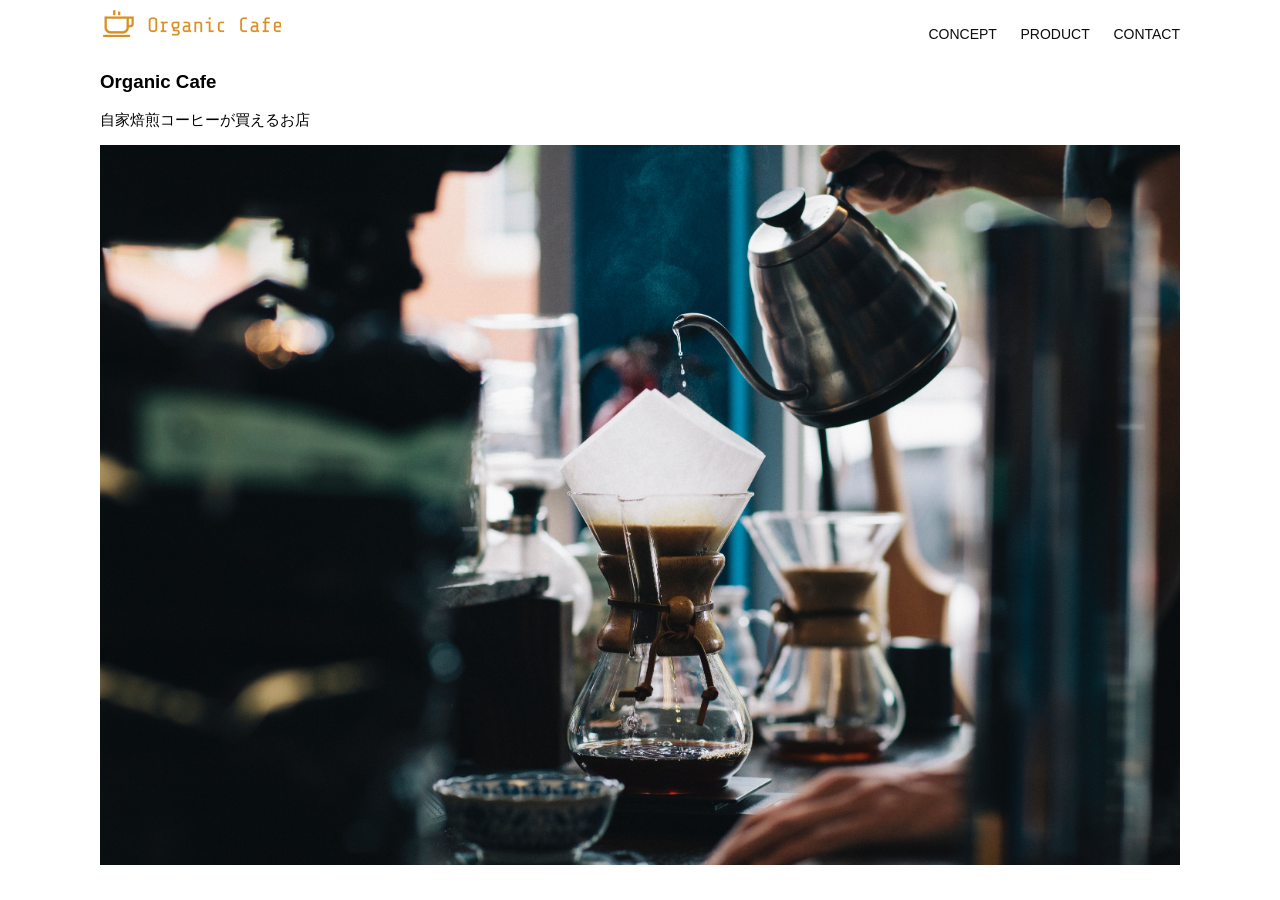
<file: html-css-kadai_013/index.html>
<!DOCTYPE html>
<html>
  <head>
    <title>Organic Cafe</title>
    <meta charset="UTF-8" />
    <meta name="description" content="自家焙煎のコーヒーがお家で楽しめるOrganic Cafe"/>
    <meta name="viewport" content="width=device-width, initial-scale=1.0" />
    <link rel="stylesheet" href="style.css" />
  </head>
  <body>
    <!-- ヘッダー -->
    <header>
      <!-- ロゴ -->
      <a href="index.html" id="logo">
        <img src="images/logo.png" alt="トップページに戻る"/>
      </a>

      <!-- PC用ナビゲーション -->
      <nav id="nav-pc">
        <a href="index.html#concept">CONCEPT</a>
        <a href="index.html#product">PRODUCT</a>
        <a href="index.html#contact">CONTACT</a>
      </nav>

      <!-- スマホ用メニューボタン -->
      <img id="menu-sp" src="images/button-menu.png" alt="ナビゲーションを開く" onclick="document.getElementById('nav-sp').style.display = 'block'">
      </header>

      <!-- スマホ用ナビゲーション -->
       <nav id="nav-sp">
        <ul>
          <li>
          <img id="close" src="images/button-close.png" alt="ナビゲーションを閉じる" onclick="document.getElementById('nav-sp').style.display = 'none'">
          </li>
          <li>
            <a id="logo-sp" href="index.html" onclick="document.getElementById('nav-sp').style.display = 'none'">
            <img src="images/logo-sp.png" alt="トップページに戻る">
            </a>
          </li>
          <li>
            <a class="menu" href="index.html#concept" onclick="document.getElementById('nav-sp').style.display = 'none'">CONCEPT</a>
          </li>
          <li>
            <a class="menu" href="index.html#product" onclick="document.getElementById('nav-sp').style.display = 'none'">PRODUCT</a>
          </li>
          <li>
            <a class="menu" href="index.html#contact" onclick="document.getElementById('nav-sp').style.display = 'none'">CONTACT</a>
          </li>
        </ul> 
      </nav>

    <main>
      <article>
        <!-- メインビジュアル -->
        <section id="main-visual">
          <div id="main-message">
            <h1>Organic Cafe</h1>
            <p>自家焙煎コーヒーが買えるお店</p>
          </div>
          <img src="images/main-image.jpg" alt="コーヒーをハンドドリップで淹れる画像"/>
        </section>
      </article>
    </main>
  </body>
</html>
</file>
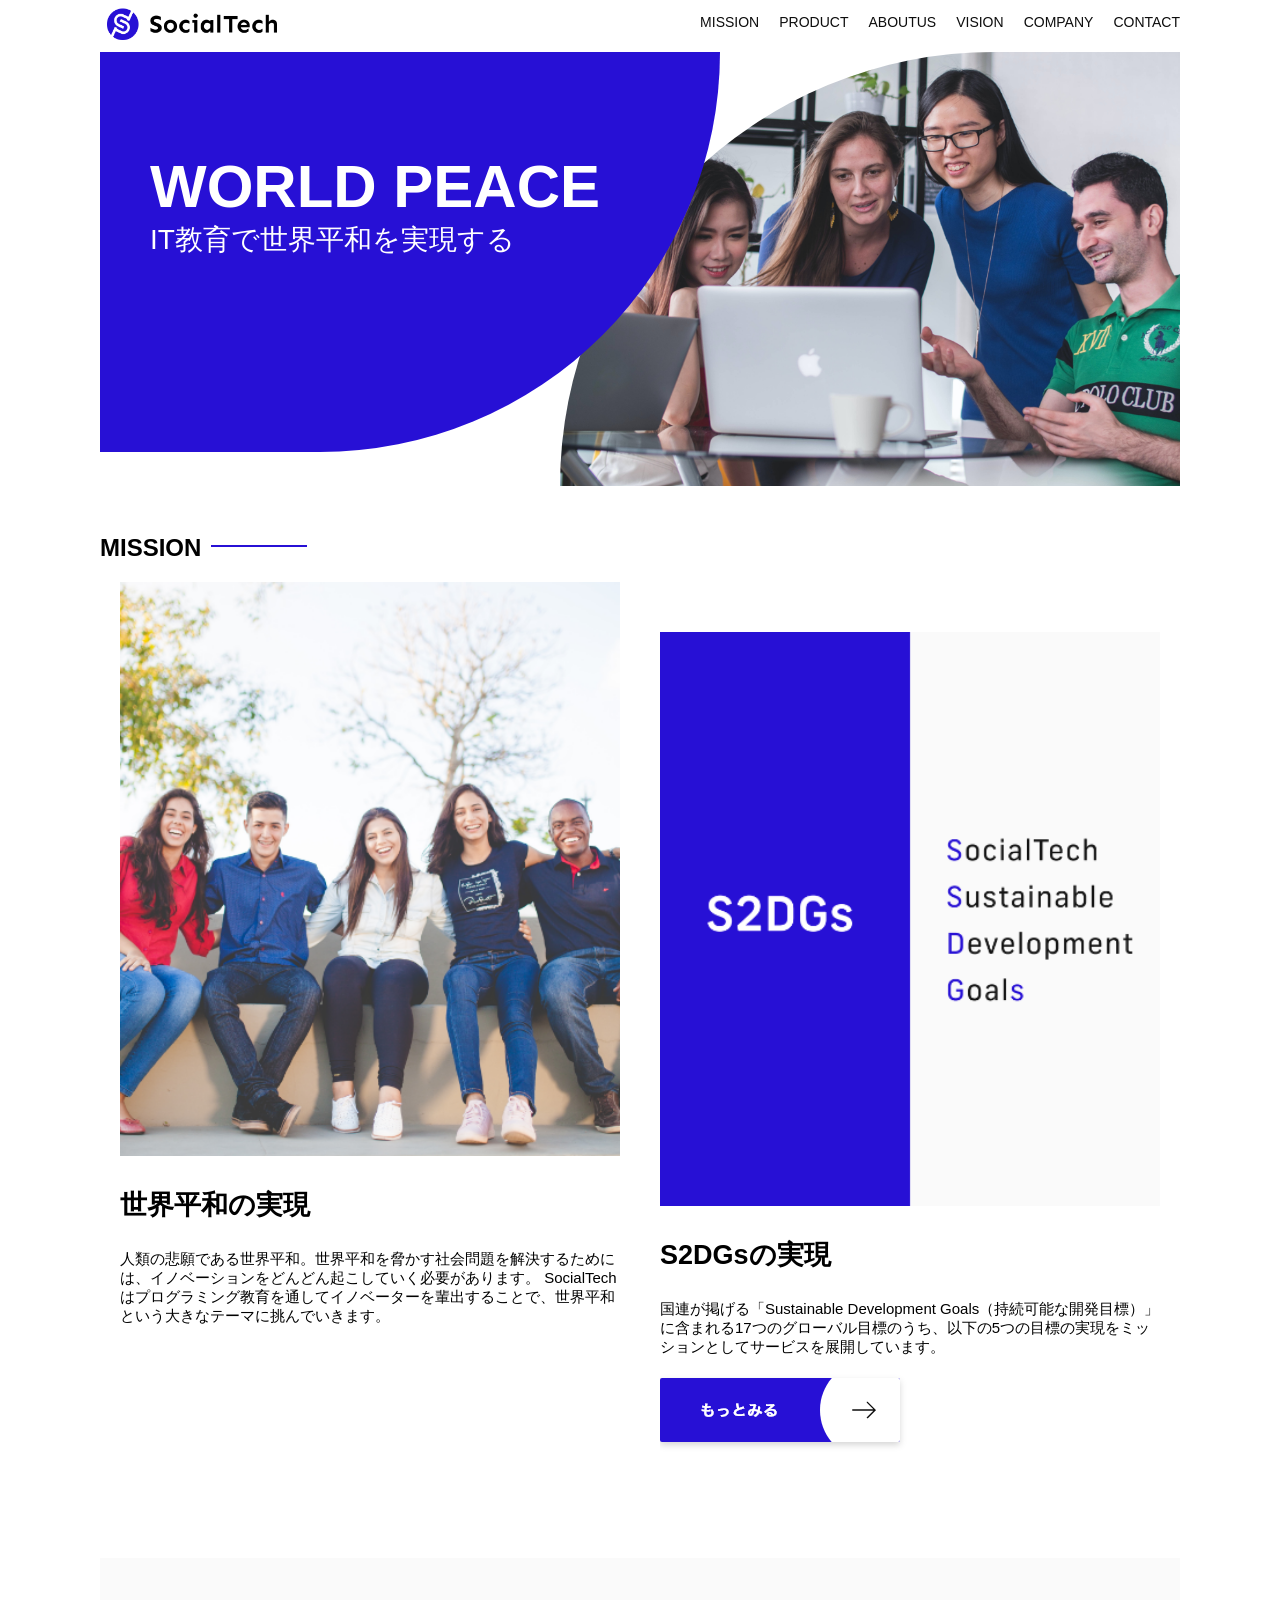
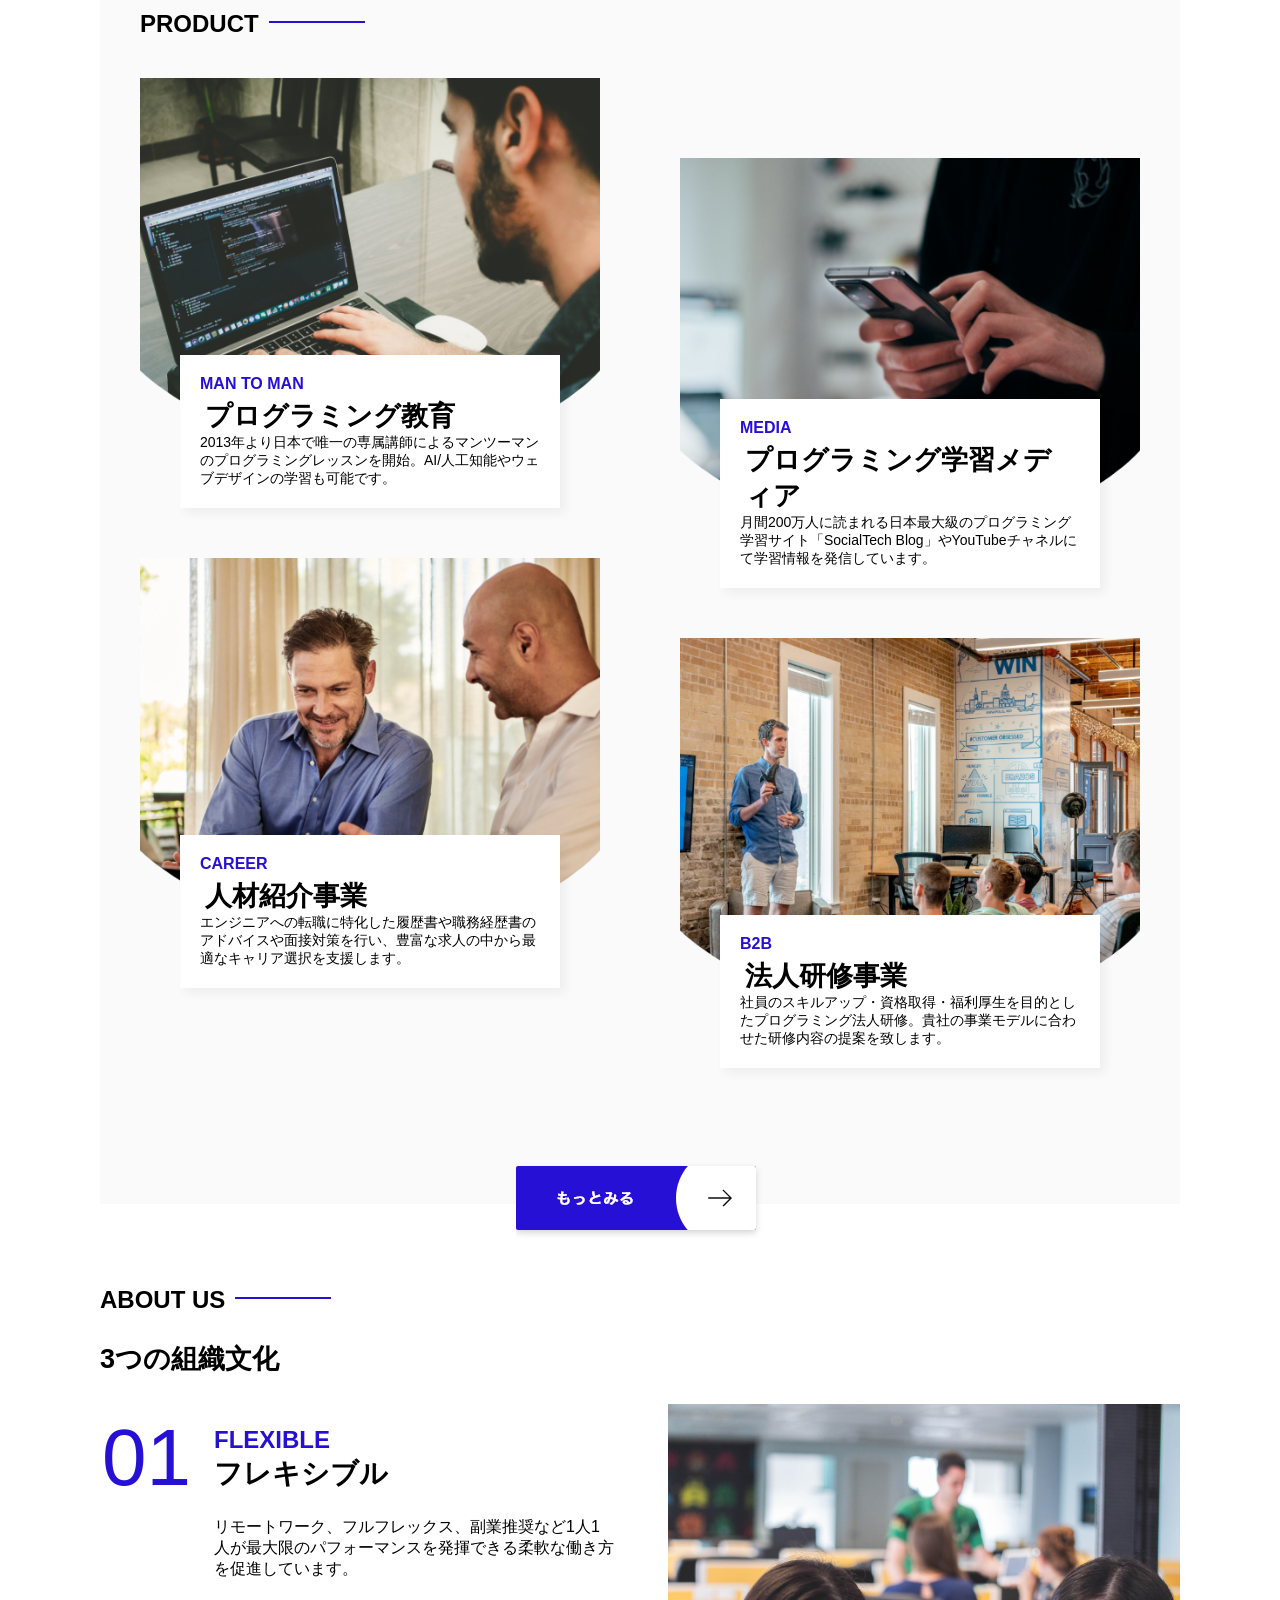
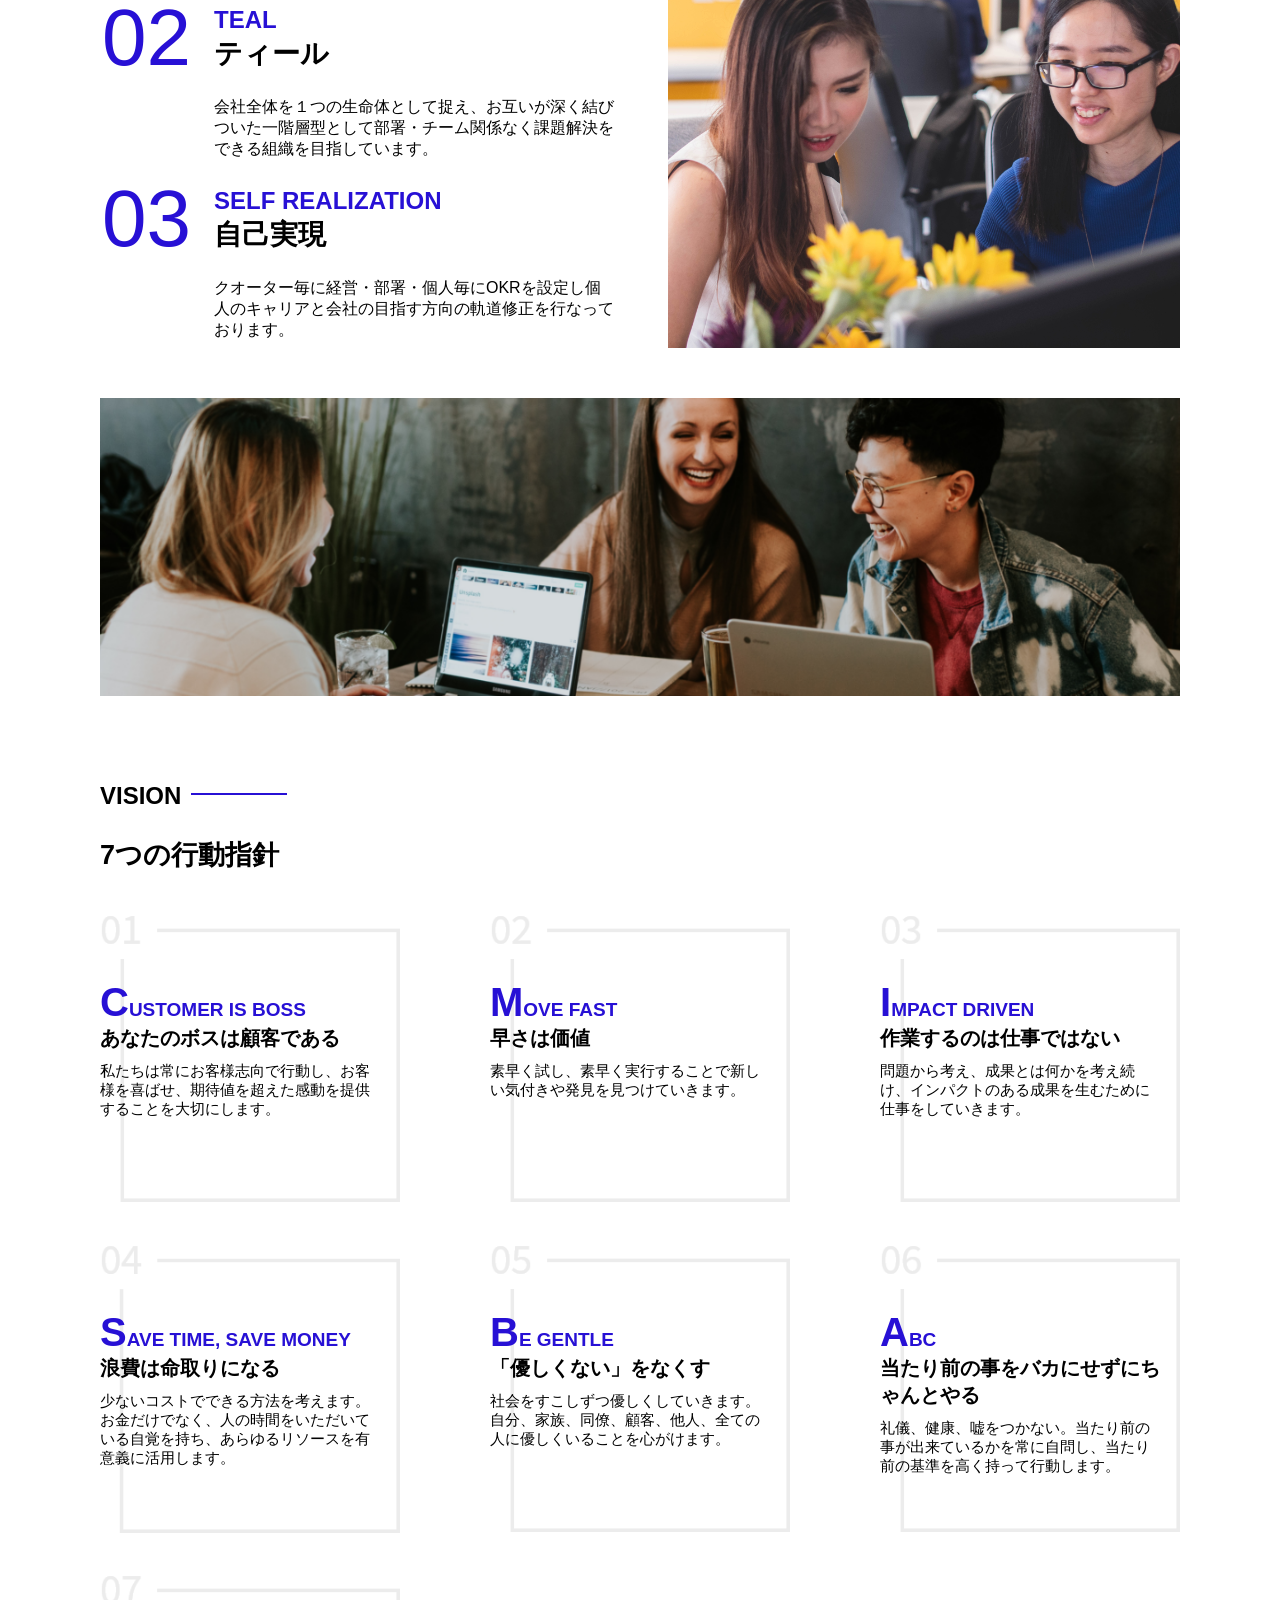
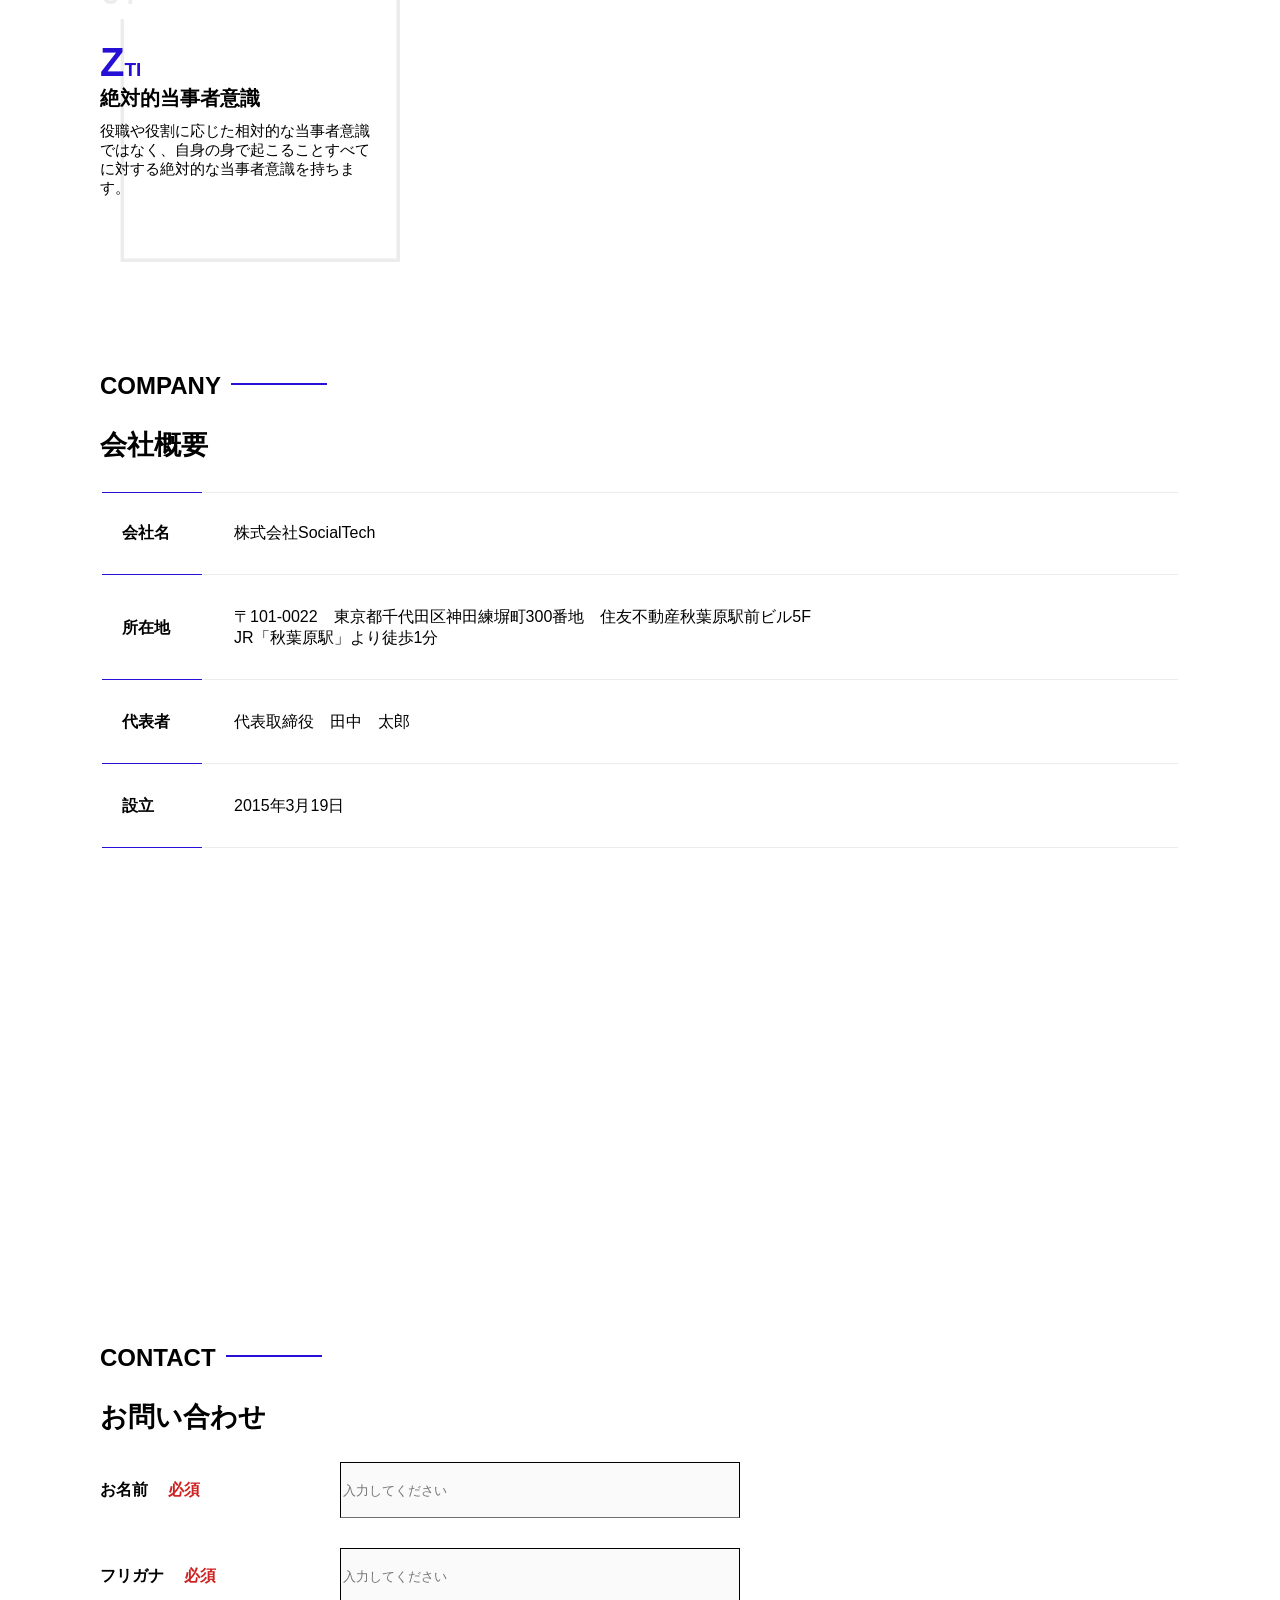
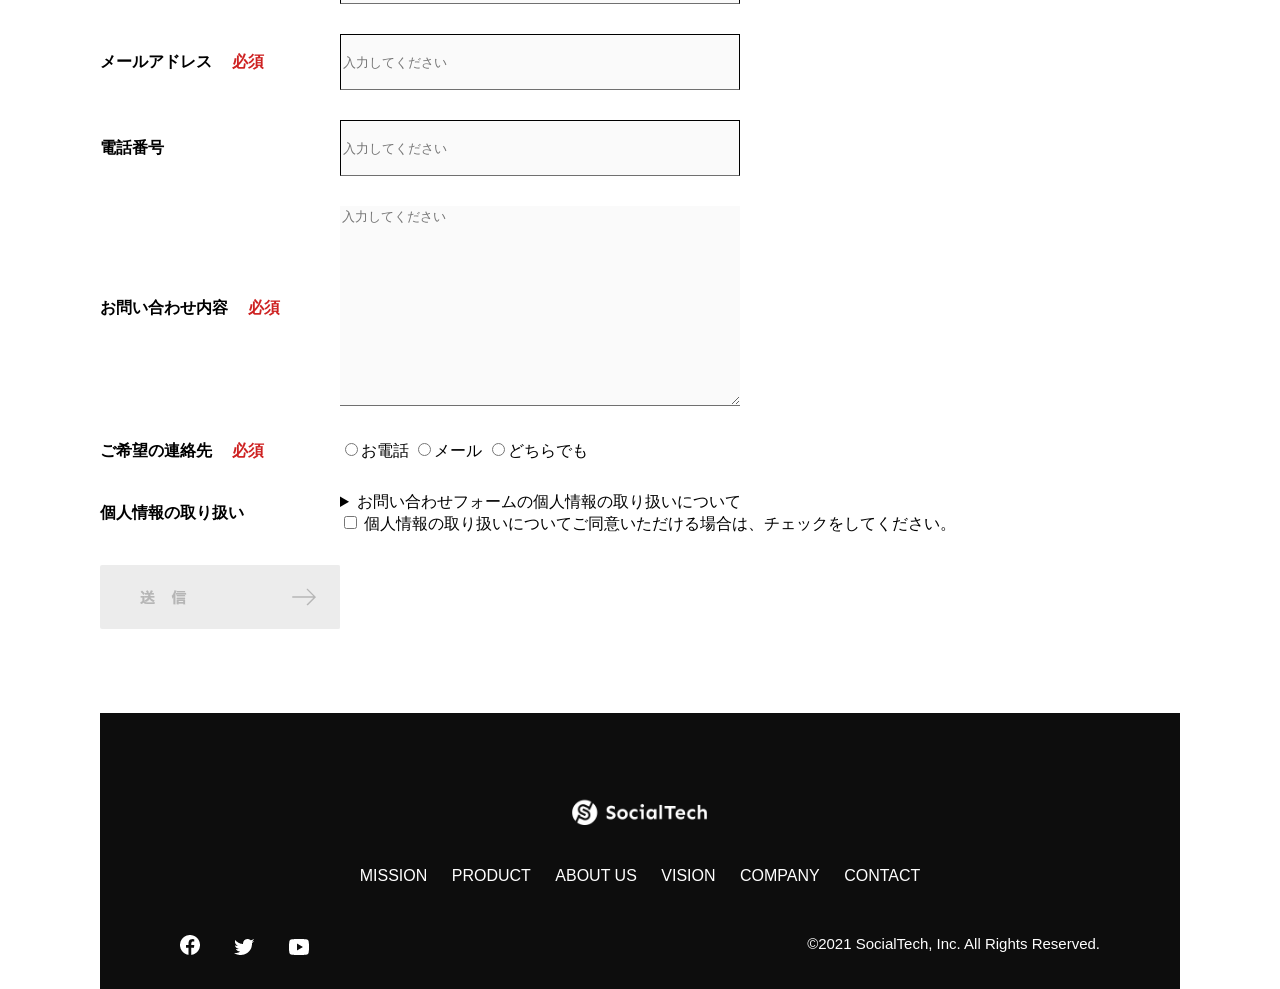
<file: kadai_tutorial_output/index.html>
<!doctype html>
<html>
  <head>
    <title>SocialTech</title>
    <meta charset="UTF-8" />
    <meta
      name="description"
      content="SocialTechはEdTech業界のリーディングカンパニーを目指します。"
    />
    <meta name="viewport" content="width=device-width, initial-scale=1.0" />
    <link rel="stylesheet" href="style.css" />
  </head>
  <body>
    <!--　ヘッダー　-->
    <header>
      <!-- ヘッダーのロゴを表示とともにハイパーリンクを設定 -->
      <a href="index.html" id="logo">
        <img src="images/logo.png" alt="トップページに戻る" />
      </a>

      <!-- PC用ナビゲーション -->
      <nav id="nav-pc">
        <ul>
          <li><a href="mission.html">MISSION</a></li>
          <li><a href="product.html">PRODUCT</a></li>
          <li><a href="index.html#aboutus">ABOUTUS</a></li>
          <li><a href="index.html#vision">VISION</a></li>
          <li><a href="index.html#company">COMPANY</a></li>
          <li><a href="index.html#contact">CONTACT</a></li>
        </ul>
      </nav>
      <!--スマホ用メニューボタン-->
      <button
        id="menu-sp"
        onclick="document.getElementById('nav-sp').style.display = 'block'"
      >
        <img src="images/button-menu.png" alt="ナビゲーションを開く" />
      </button>
      <!--スマホ用ナビゲーション-->
      <div id="nav-sp">
        <button
          id="close"
          onclick="document.getElementById('nav-sp').style.display = 'none'"
        >
          <img src="images/button-close.png" alt="ナビゲーションを閉じる" />
        </button>

        <nav>
          <ul>
            <li>
              <a
                id="logo-sp"
                href="index.html"
                onclick="
                  document.getElementById('nav-sp').style.display = 'none'
                "
                ><img src="images/logo-sp.png" alt="トップページに戻る"
              /></a>
            </li>
            <li>
              <a
                class="menu"
                href="mission.html"
                onclick="
                  document.getElementById('nav-sp').style.display = 'none'
                "
                >MISSION</a
              >
            </li>
            <li>
              <a
                class="menu"
                href="product.html"
                onclick="
                  document.getElementById('nav-sp').style.display = 'none'
                "
                >PRODUCT</a
              >
            </li>
            <li>
              <a
                class="menu"
                href="index.html#aboutus"
                onclick="
                  document.getElementById('nav-sp').style.display = 'none'
                "
                >ABOUT US</a
              >
            </li>
            <li>
              <a
                class="menu"
                href="index.html#vision"
                onclick="
                  document.getElementById('nav-sp').style.display = 'none'
                "
                >VISION</a
              >
            </li>
            <li>
              <a
                class="menu"
                href="index.html#company"
                onclick="
                  document.getElementById('nav-sp').style.display = 'none'
                "
                >COMPANY</a
              >
            </li>
            <li>
              <a
                class="menu"
                href="index.html#contact"
                onclick="
                  document.getElementById('nav-sp').style.display = 'none'
                "
                >CONTACT</a
              >
            </li>
          </ul>
        </nav>
        <div id="sns">
          <a href="https://www.facebook.com/sejuku2013">
            <img src="images/button-facebook.png" alt="facebookのリンク" />
          </a>
          <a href="https://twitter.com/samuraijuku">
            <img src="images/button-twitter.png" alt="twitterのリンク" />
          </a>
          <a href="https://www.youtube.com/channel/UCCFOQO5aDK0xXam4cUQXT8g">
            <img src="images/button-youtube.png" alt="youtubeのリンク" />
          </a>
        </div>
      </div>
    </header>
    <main>
      <article>
        <!-- メインビジュアル -->
        <section id="main-visual">
          <div id="main-message">
            <h1>WORLD PEACE</h1>
            <p>IT教育で世界平和を実現する</p>
          </div>
          <img
            src="images/index/index-main.png"
            alt="PCの周りに集まる多国籍の仲間たち"
          />
        </section>
        <!-- ミッション -->
        <section id="mission">
          <h2 class="index-h2">MISSION</h2>
          <div id="mission-flex">
            <div>
              <img
                id="mission-photo"
                src="images/index/index-mission.png"
                alt="野外のベンチで写真を撮影する多国籍の仲間たち"
              />
              <h3>世界平和の実現</h3>
              <p>
                人類の悲願である世界平和。世界平和を脅かす社会問題を解決するためには、イノベーションをどんどん起こしていく必要があります。
                SocialTechはプログラミング教育を通してイノベーターを輩出することで、世界平和という大きなテーマに挑んでいきます。
              </p>
            </div>
            <div>
              <img id="s2dgs" src="images/index/s2dgs.png" alt="S2DGs" />
              <h3>S2DGsの実現</h3>
              <p>
                国連が掲げる「Sustainable Development
                Goals（持続可能な開発目標）」に含まれる17つのグローバル目標のうち、以下の5つの目標の実現をミッションとしてサービスを展開しています。
              </p>
              <a href="mission.html">
                <img src="images/button-more.png" alt="もっと見る" />
              </a>
            </div>
          </div>
        </section>
        <!-- プロダクト -->
        <section id="product">
          <h2 class="index-h2">PRODUCT</h2>

          <div class="product-flex">
            <div id="product-left">
              <div>
                <img
                  class="product-photo"
                  src="images/index/index-mantoman.png"
                  alt="PCでコードを書く男性"
                />
                <div class="product-explain">
                  <span>MAN TO MAN</span>
                  <h3>プログラミング教育</h3>
                  <p>
                    2013年より日本で唯一の専属講師によるマンツーマンのプログラミングレッスンを開始。AI/人工知能やウェブデザインの学習も可能です。
                  </p>
                </div>
              </div>

              <div>
                <img
                  class="product-photo"
                  src="images/index/index-career.png"
                  alt="笑顔で話し合う2人の男性"
                />
                <div class="product-explain">
                  <span>CAREER</span>
                  <h3>人材紹介事業</h3>
                  <p>
                    エンジニアへの転職に特化した履歴書や職務経歴書のアドバイスや面接対策を行い、豊富な求人の中から最適なキャリア選択を支援します。
                  </p>
                </div>
              </div>
            </div>

            <div id="product-right">
              <div>
                <img
                  class="product-photo"
                  src="images/index/index-media.png"
                  alt="スマートフォンを操作する人"
                />
                <div class="product-explain">
                  <span>MEDIA</span>
                  <h3>プログラミング学習メディア</h3>
                  <p>
                    月間200万人に読まれる日本最大級のプログラミング学習サイト「SocialTech
                    Blog」やYouTubeチャネルにて学習情報を発信しています。
                  </p>
                </div>
              </div>
              <div>
                <img
                  class="product-photo"
                  src="images/index/index-b2b.png"
                  alt="講演中の男性とそれを聴く人々"
                />
                <div class="product-explain">
                  <span>B2B</span>
                  <h3>法人研修事業</h3>
                  <p>
                    社員のスキルアップ・資格取得・福利厚生を目的としたプログラミング法人研修。貴社の事業モデルに合わせた研修内容の提案を致します。
                  </p>
                </div>
              </div>
            </div>
          </div>

          <div class="product-more">
            <a href="product.html">
              <img src="images/button-more.png" alt="もっと見る" />
            </a>
          </div>
        </section>

        <!--ABOUT US-->
        <section id="aboutus">
          <h2 class="index-h2">ABOUT US</h2>
          <h3>3つの組織文化</h3>
          <div>
            <table class="culture-table">
              <tr>
                <td class="culture-num">01</td>
                <th>
                  <span class="culture-en">FLEXIBLE</span><br />フレキシブル
                </th>
              </tr>

              <tr>
                <td>
                  <!--空のセル-->
                </td>
                <td class="culture-description">
                  リモートワーク、フルフレックス、副業推奨など1人1人が最大限のパフォーマンスを発揮できる柔軟な働き方を促進しています。
                </td>
              </tr>

              <tr>
                <td class="culture-num">02</td>
                <th><span class="culture-en">TEAL</span><br />ティール</th>
              </tr>

              <tr>
                <td>
                  <!--空のセル-->
                </td>
                <td class="culture-description">
                  会社全体を１つの生命体として捉え、お互いが深く結びついた一階層型として部署・チーム関係なく課題解決をできる組織を目指しています。
                </td>
              </tr>

              <tr>
                <td class="culture-num">03</td>
                <th>
                  <span class="culture-en">SELF REALIZATION</span><br />自己実現
                </th>
              </tr>

              <tr>
                <td>
                  <!--空白のセル-->
                </td>
                <td class="culture-description">
                  クオーター毎に経営・部署・個人毎にOKRを設定し個人のキャリアと会社の目指す方向の軌道修正を行なっております。
                </td>
              </tr>
            </table>

            <img
              class="culture-img"
              src="images/index/index-aboutus1.png"
              alt="笑顔で話し合う2人の女性"
            />
          </div>
          <img
            class="culture-img2"
            src="images/index/index-aboutus2.png"
            alt="笑顔で話し合う3人の男女"
          />
        </section>
        <!-- VISION -->
        <section id="vision">
          <h2 class="index-h2">VISION</h2>
          <h3>7つの行動指針</h3>
          <div>
            <div class="vision-box">
              <img src="images/index/vision-01.png" alt="01" />
              <div>
                <h4>CUSTOMER IS BOSS</h4>
                <h5>あなたのボスは顧客である</h5>
                <p>
                  私たちは常にお客様志向で行動し、お客様を喜ばせ、期待値を超えた感動を提供することを大切にします。
                </p>
              </div>
            </div>
            <div class="vision-box">
              <img src="images/index/vision-02.png" alt="02" />
              <div>
                <h4>MOVE FAST</h4>
                <h5>早さは価値</h5>
                <p>
                  素早く試し、素早く実行することで新しい気付きや発見を見つけていきます。
                </p>
              </div>
            </div>
            <div class="vision-box">
              <img src="images/index/vision-03.png" alt="03" />
              <div>
                <h4>IMPACT DRIVEN</h4>
                <h5>作業するのは仕事ではない</h5>
                <p>
                  問題から考え、成果とは何かを考え続け、インパクトのある成果を生むために仕事をしていきます。
                </p>
              </div>
            </div>
            <div class="vision-box">
              <img src="images/index/vision-04.png" alt="04" />
              <div>
                <h4>SAVE TIME, SAVE MONEY</h4>
                <h5>浪費は命取りになる</h5>
                <p>
                  少ないコストでできる方法を考えます。お金だけでなく、人の時間をいただいている自覚を持ち、あらゆるリソースを有意義に活用します。
                </p>
              </div>
            </div>
            <div class="vision-box">
              <img src="images/index/vision-05.png" alt="05" />
              <div>
                <h4>BE GENTLE</h4>
                <h5>「優しくない」をなくす</h5>
                <p>
                  社会をすこしずつ優しくしていきます。自分、家族、同僚、顧客、他人、全ての人に優しくいることを心がけます。
                </p>
              </div>
            </div>
            <div class="vision-box">
              <img src="images/index/vision-06.png" alt="06" />
              <div>
                <h4>ABC</h4>
                <h5>当たり前の事をバカにせずにちゃんとやる</h5>
                <p>
                  礼儀、健康、嘘をつかない。当たり前の事が出来ているかを常に自問し、当たり前の基準を高く持って行動します。
                </p>
              </div>
            </div>
            <div class="vision-box">
              <img src="images/index/vision-07.png" alt="07" />
              <div>
                <h4>ZTI</h4>
                <h5>絶対的当事者意識</h5>
                <p>
                  役職や役割に応じた相対的な当事者意識ではなく、自身の身で起こることすべてに対する絶対的な当事者意識を持ちます。
                </p>
              </div>
            </div>
          </div>
        </section>
        <!--COMPANY-->
        <section id="company">
          <h2 class="index-h2">COMPANY</h2>
          <h3>会社概要</h3>
          <table id="company-table">
            <tr>
              <th class="tableheader tableheader-first">会社名</th>
              <td class="cell cell-first">株式会社SocialTech</td>
            </tr>
            <tr>
              <th class="tableheader">所在地</th>
              <td class="cell">
                〒101-0022&emsp;東京都千代田区神田練塀町300番地&emsp;住友不動産秋葉原駅前ビル5F<br />JR「秋葉原駅」より徒歩1分
              </td>
            </tr>
            <tr>
              <th class="tableheader">代表者</th>
              <td class="cell">代表取締役&emsp;田中&emsp;太郎</td>
            </tr>
            <tr>
              <th class="tableheader">設立</th>
              <td class="cell">2015年3月19日</td>
            </tr>
          </table>
          <iframe
            src="https://www.google.com/maps/embed?pb=!1m18!1m12!1m3!1d3240.0688540195165!2d139.7746526!3d35.6999232!2m3!1f0!2f0!3f0!3m2!1i1024!2i768!4f13.1!3m3!1m2!1s0x60188fee13660e23%3A0x77137876edf742ac!2z5L2P5Y-L5LiN5YuV55Sj56eL6JGJ5Y6f6aeF5YmN44OT44Or!5e0!3m2!1sja!2sjp!4v1792987782845!5m2!1sja!2sjp"
            width="600"
            height="450"
            style="border: 0"
            allowfullscreen=""
            loading="lazy"
            referrerpolicy="strict-origin-when-cross-origin"
          ></iframe>
        </section>
        <!--お問い合わせフォーム-->
        <section id="contact">
          <h2 class="index-h2">CONTACT</h2>
          <h3>お問い合わせ</h3>
          <form>
            <div>
              <div class="contact-heading">
                <label class="contact-label"
                  >お名前<span class="contact-span">必須</span></label
                >
              </div>
              <div>
                <input
                  type="text"
                  name="name"
                  placeholder="入力してください"
                  class="contact-textbox"
                />
              </div>
            </div>
            <div>
              <div class="contact-heading">
                <label class="contact-label"
                  >フリガナ<span class="contact-span">必須</span></label
                >
              </div>
              <div>
                <input
                  type="text"
                  name="hurigana"
                  placeholder="入力してください"
                  class="contact-textbox"
                />
              </div>
            </div>
            <div>
              <div class="contact-heading">
                <label class="contact-label"
                  >メールアドレス<span class="contact-span">必須</span></label
                >
              </div>
              <div>
                <input
                  type="text"
                  name="imail"
                  placeholder="入力してください"
                  class="contact-textbox"
                />
              </div>
            </div>
            <div>
              <div class="contact-heading">
                <label class="contact-label">電話番号</label>
              </div>
              <div>
                <input
                  type="text"
                  name="tel"
                  placeholder="入力してください"
                  class="contact-textbox"
                />
              </div>
            </div>
            <div>
              <div class="contact-heading">
                <label class="contact-label"
                  >お問い合わせ内容<span class="contact-span">必須</span></label
                >
              </div>
              <div>
                <textarea
                  class="contact-textarea"
                  placeholder="入力してください"
                  name="message"
                ></textarea>
              </div>
            </div>
            <div>
              <div class="contact-heading">
                <label class="contact-label"
                  >ご希望の連絡先<span class="contact-span">必須</span></label
                >
              </div>
              <div>
                <input
                  class="radiobutton"
                  type="radio"
                  value="tel"
                  name="contact checked"
                /><label>お電話</label>
                <input
                  class="radiobutton"
                  type="radio"
                  value="mail"
                  name="contact"
                /><label>メール</label>
                <input
                  class="radiobutton"
                  type="radio"
                  value="both"
                  name="contact"
                /><label>どちらでも</label>
              </div>
            </div>
            <div>
              <div class="contact-heading">
                <label class="contact-label">個人情報の取り扱い</label>
              </div>
              <div>
                <details>
                  <summary>
                    お問い合わせフォームの個人情報の取り扱いについて
                  </summary>
                  <div>
                    <dl>
                      <dt>１．組織の名称又は氏名</dt>
                      <dd>株式会社SocialTech</dd>
                      <dt>
                        ２．個人情報保護管理者（若しくはその代理人）の氏名又は職名、所属及び連絡先
                      </dt>
                      <dd>
                        <p>鈴木 一郎 コーポレート部</p>
                        <p>メールアドレス：samurai@example.com</p>
                        <p>TEL：03-1234-5678</p>
                      </dd>
                      <dt>３．個人情報の利用目的</dt>
                      <dd>
                        <ul>
                          <li>
                            本サービス及び本サービスに関連する情報の提供又はそれらに関する連絡のため
                          </li>
                          <li>ユーザーの本人確認のため</li>
                          <li>当社サービスのご案内のため</li>
                          <li>
                            当社の商品等の広告または宣伝（電子メールによるものを含むものとします。）
                          </li>
                        </ul>
                      </dd>
                      <dt>４．個人情報の取り扱い業務の委託</dt>
                      <dd>
                        個人情報の取扱業務の全部または一部を外部に業務委託する場合があります。その際、弊社は、個人情報を適切に保護できる管理体制を敷き実行していることを条件として委託先を厳選したうえで、機密保持契約を委託先と締結し、お客様の個人情報を厳密に管理させます。
                      </dd>
                      <dt>５．個人情報の開示等の請求</dt>
                      <dd>
                        お客様は、弊社に対してご自身の個人情報の開示等（利用目的の通知、開示、内容の訂正・追加・削除、利用の停止または消去、第三者への提供の停止）に関して、当社問合わせ窓口に申し出ることができます。<br />
                        その際、弊社はお客様ご本人を確認させていただいたうえで、合理的な期間内に対応いたします。<br />
                        なお、個人情報に関する弊社問合わせ先は、次の通りです。
                      </dd>
                      <dd>
                        <p>株式会社SocialTech&emsp;個人情報問合せ窓口</p>
                        <p>
                          〒150-0043&emsp;東京都千代田区神田練塀町300番地
                          住友不動産秋葉原駅前ビル5F
                        </p>
                        <p>
                          メールアドレス：samurai@example.com&emsp;TEL：03-1234-5678
                        </p>
                      </dd>
                      <dt>６．個人情報を提供されることの任意性について</dt>
                      <dd>
                        お客様がご自身の個人情報を弊社に提供されるか否かは、お客様のご判断によりますが、もしご提供されない場合には、適切なサービスが提供できない場合がありますので予めご了承ください。
                      </dd>
                    </dl>
                  </div>
                </details>
                <input type="checkbox" name="agree" />
                <span>個人情報の取り扱いについてご同意いただける場合は、チェックをしてください。</span>
              </div>
            </div>

            <input type="image" src="images/button-submit.png" alt="送信する" />
          </form>
        </section>
      </article>
    </main>

    <footer>
      <div id="footer-logo">
        <img src="images/logo-sp.png" alt="SocialTech" />
      </div>
      <div id="footer-link">
        <a href="mission.html">MISSION</a>
        <a href="product.html">PRODUCT</a>
        <a href="index.html#aboutus">ABOUT US</a>
        <a href="index.html#vision">VISION</a>
        <a href="index.html#company">COMPANY</a>
        <a href="index.html#contact">CONTACT</a>
      </div>
      <div id="sns-footer">
        <div class="sns-btns">
          <a href="https://www.facebook.com/sejuku2013"
            ><img src="images/button-facebook.png" alt="facebookのリンク"
          /></a>
          <a href="https://twitter.com/samuraijuku"
            ><img src="images/button-twitter.png" alt="twitterのリンク"
          /></a>
          <a href="https://www.youtube.com/channel/UCCFOQO5aDK0xXam4cUQXT8g"
            ><img src="images/button-youtube.png" alt="youtubeのリンク"
          /></a>
        </div>
        <p id="copyright">&copy;2021 SocialTech, Inc. All Rights Reserved.</p>
      </div>
    </footer>
  </body>
</html>
</file>
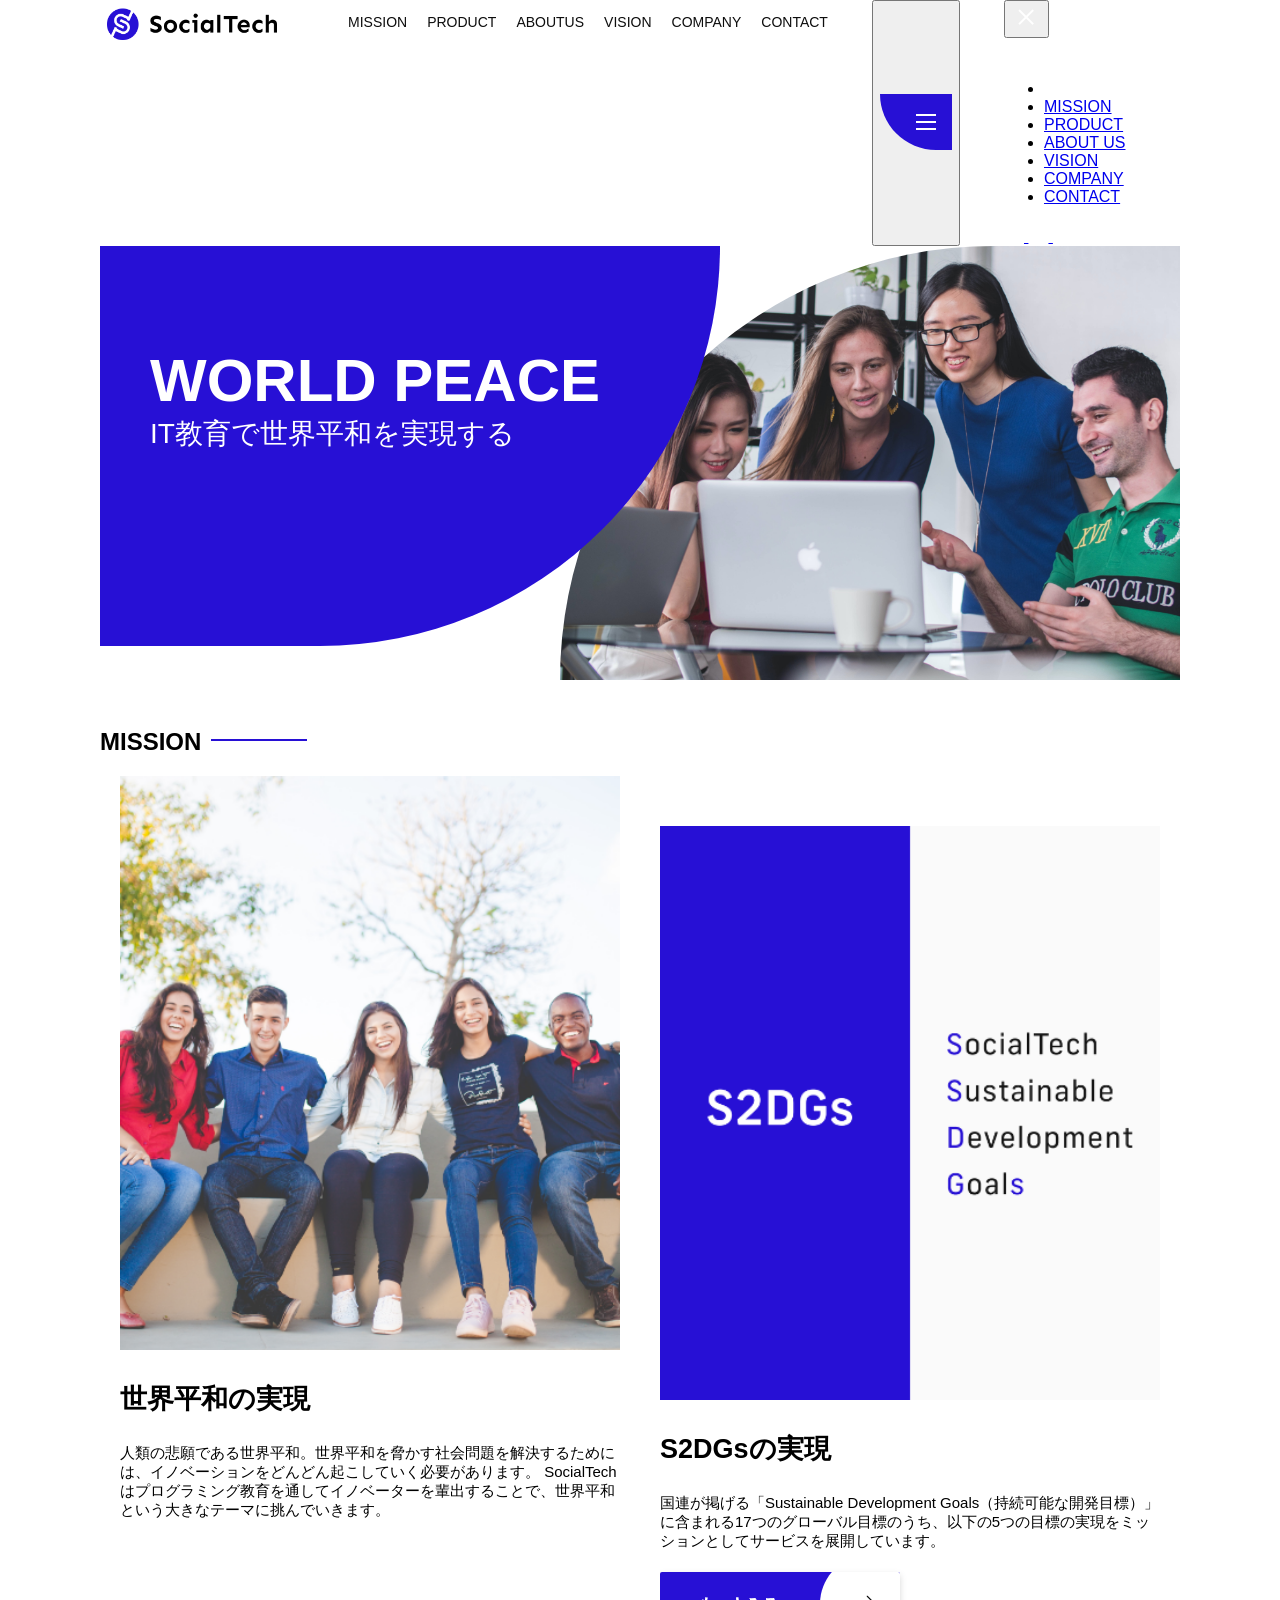
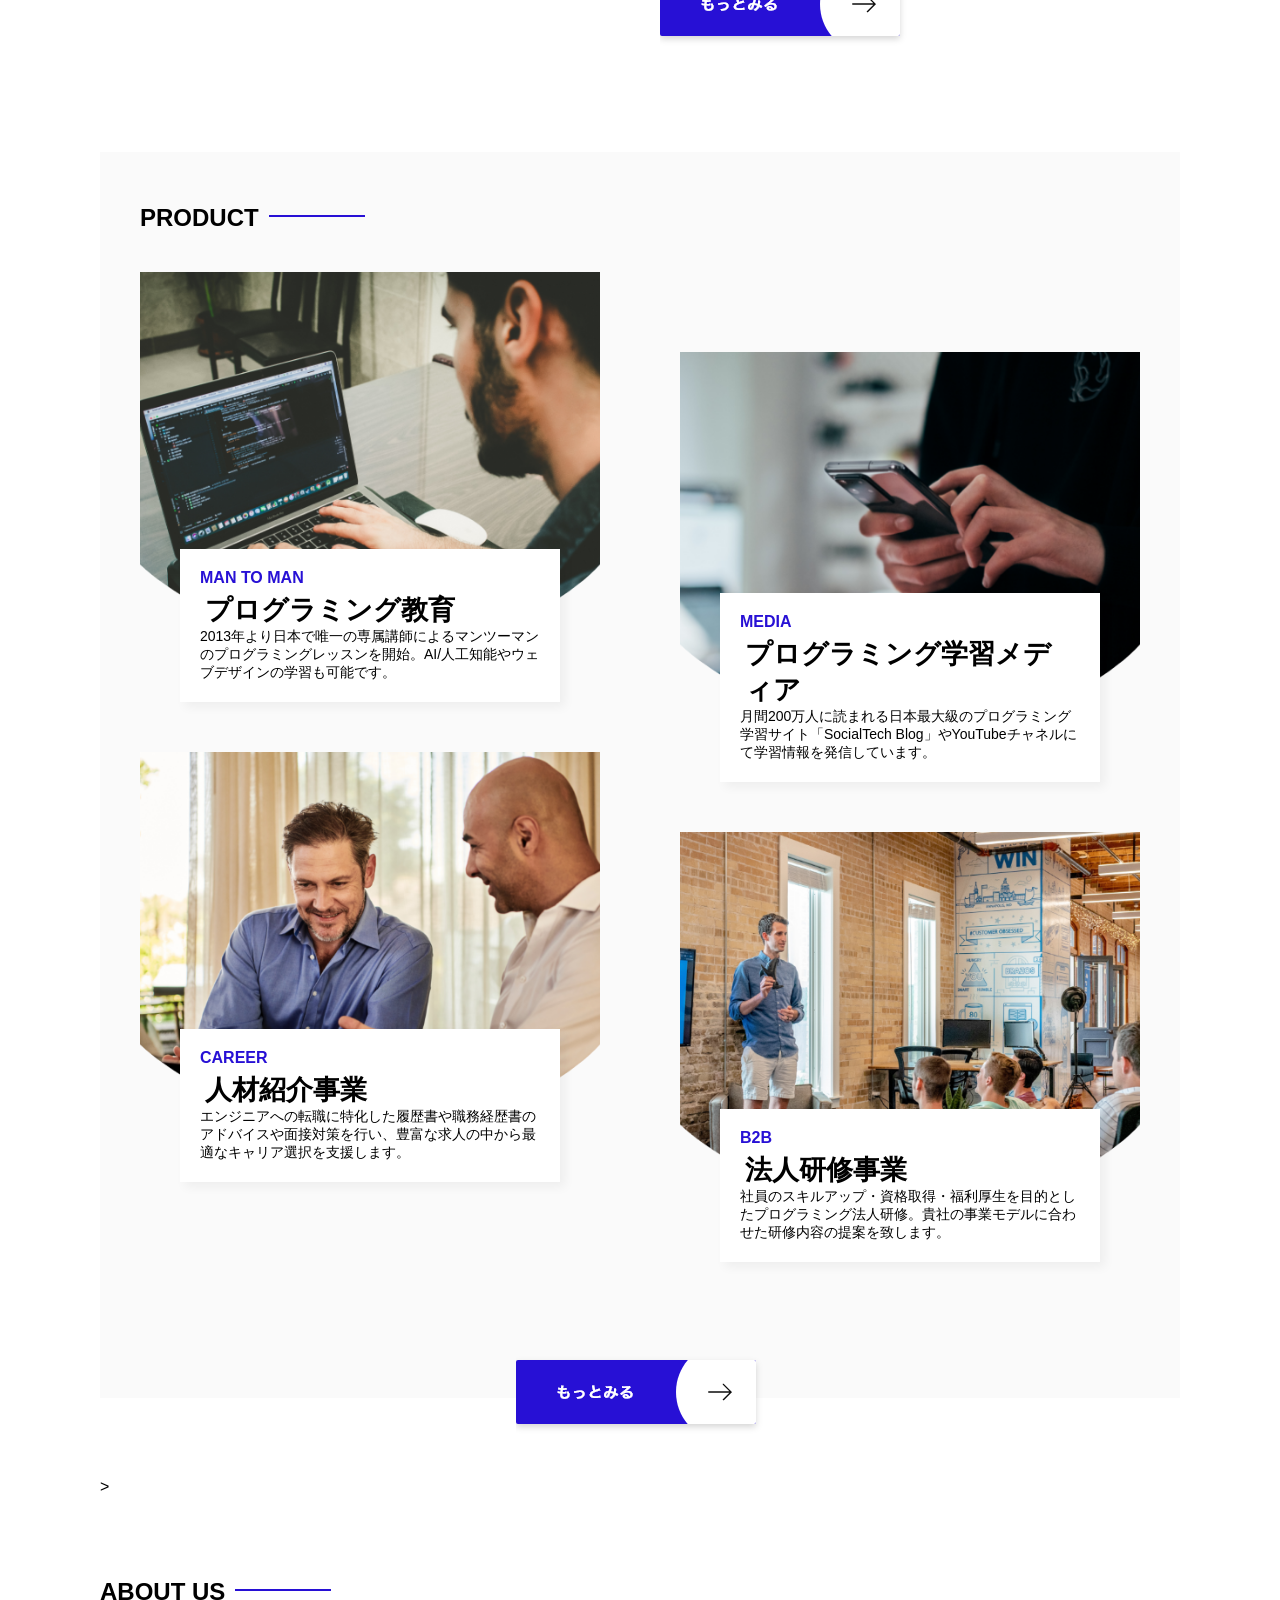
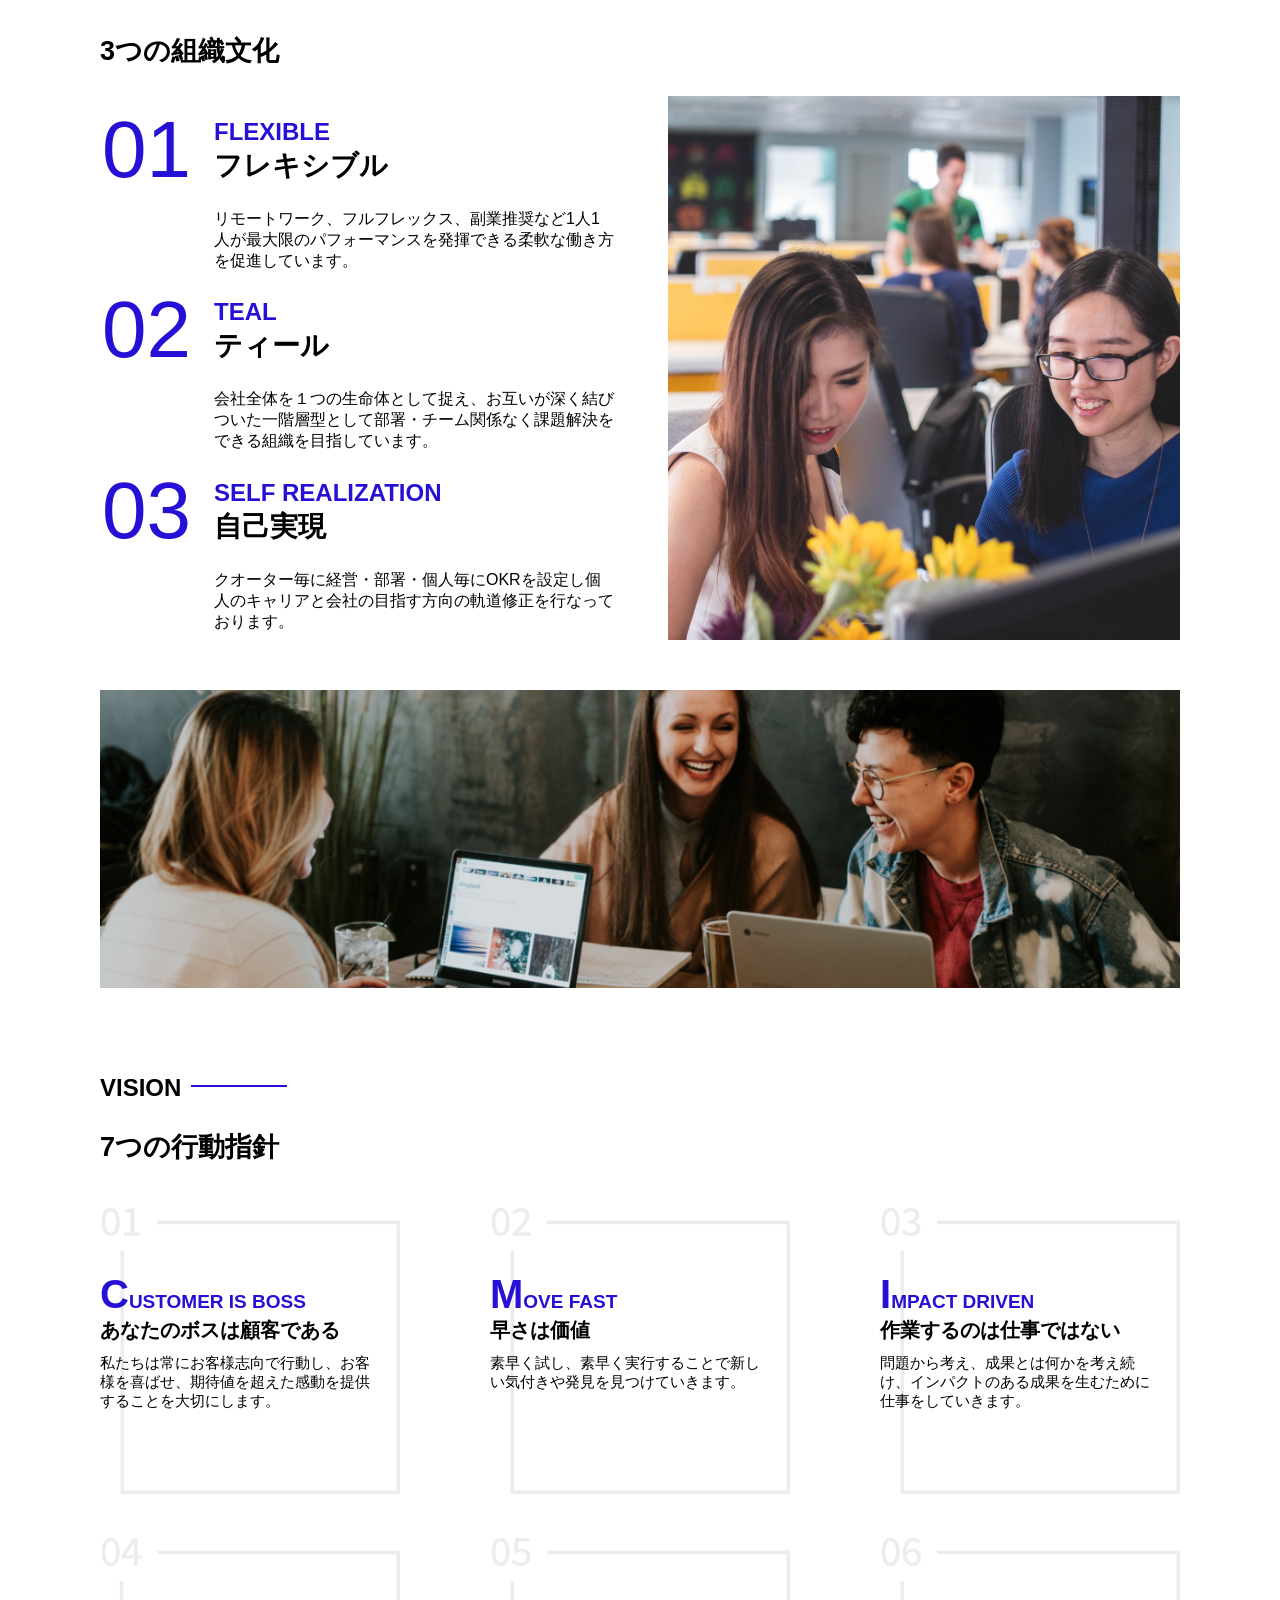
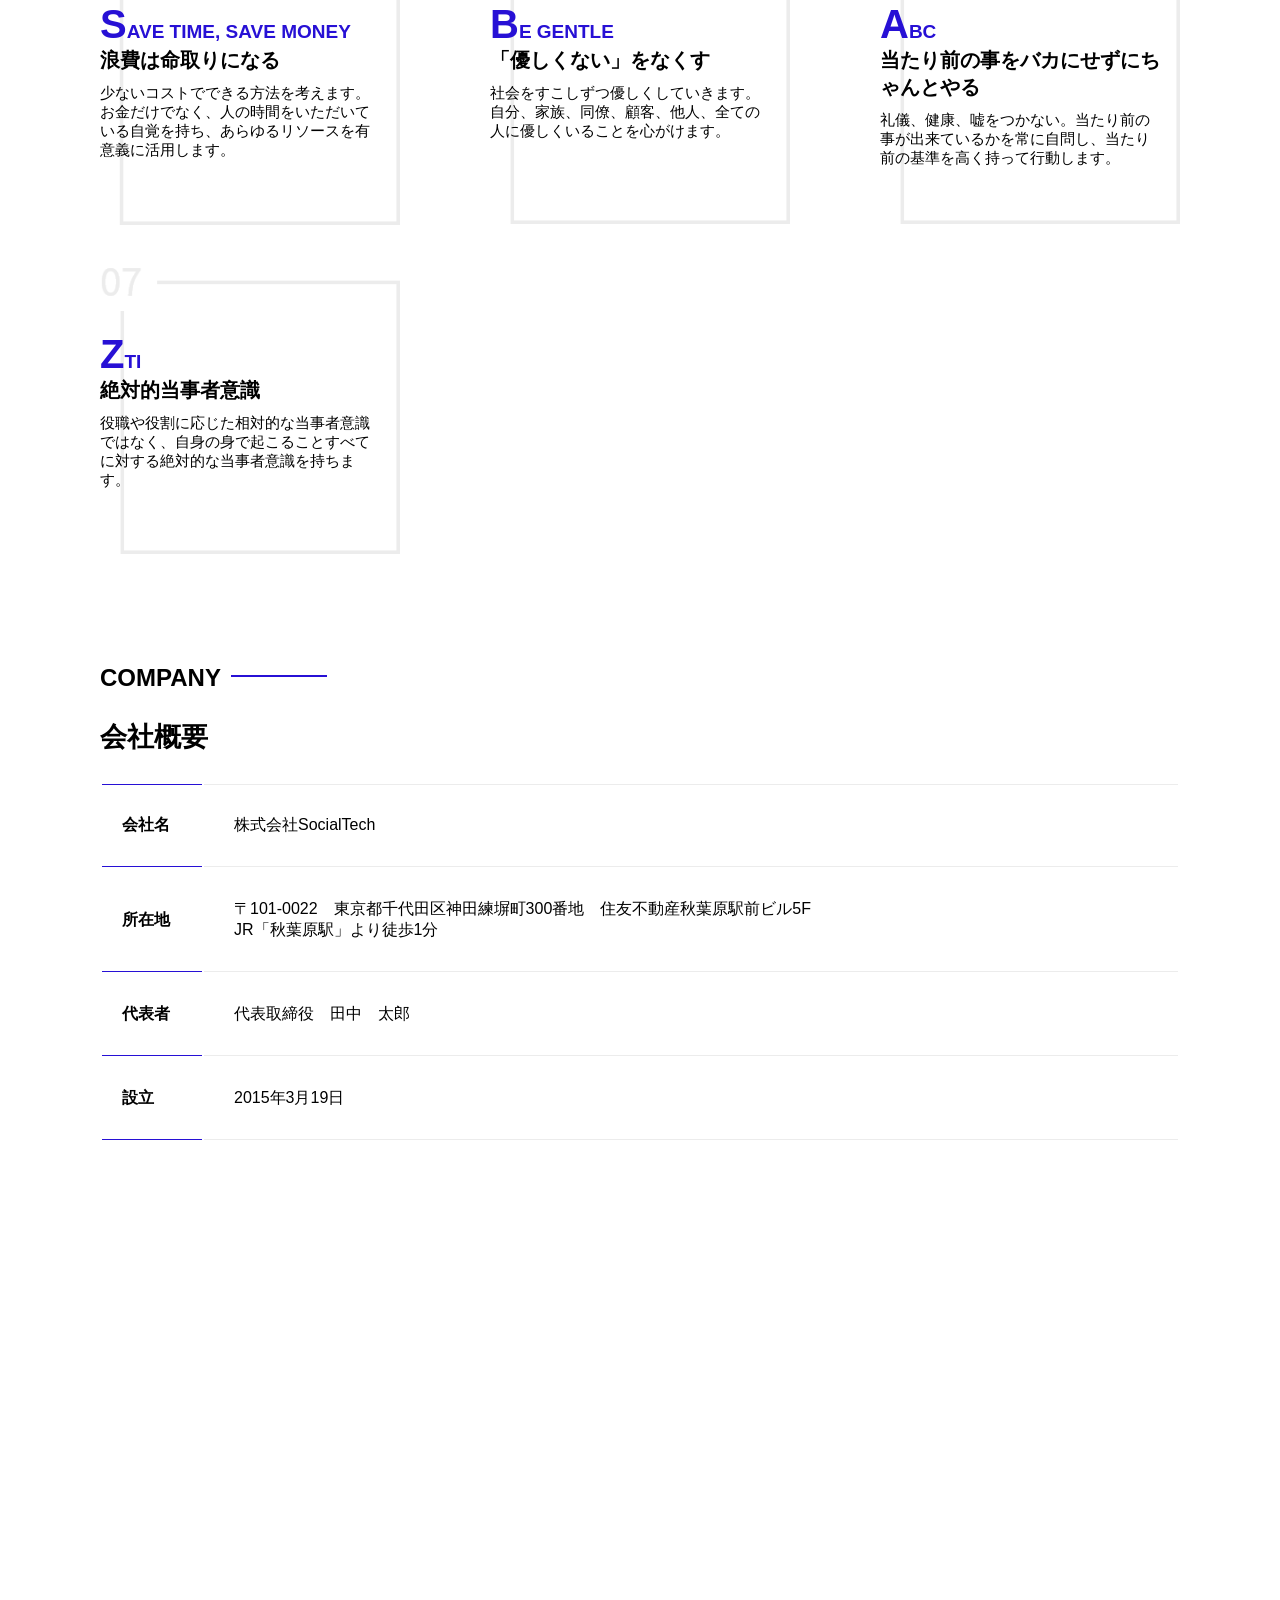
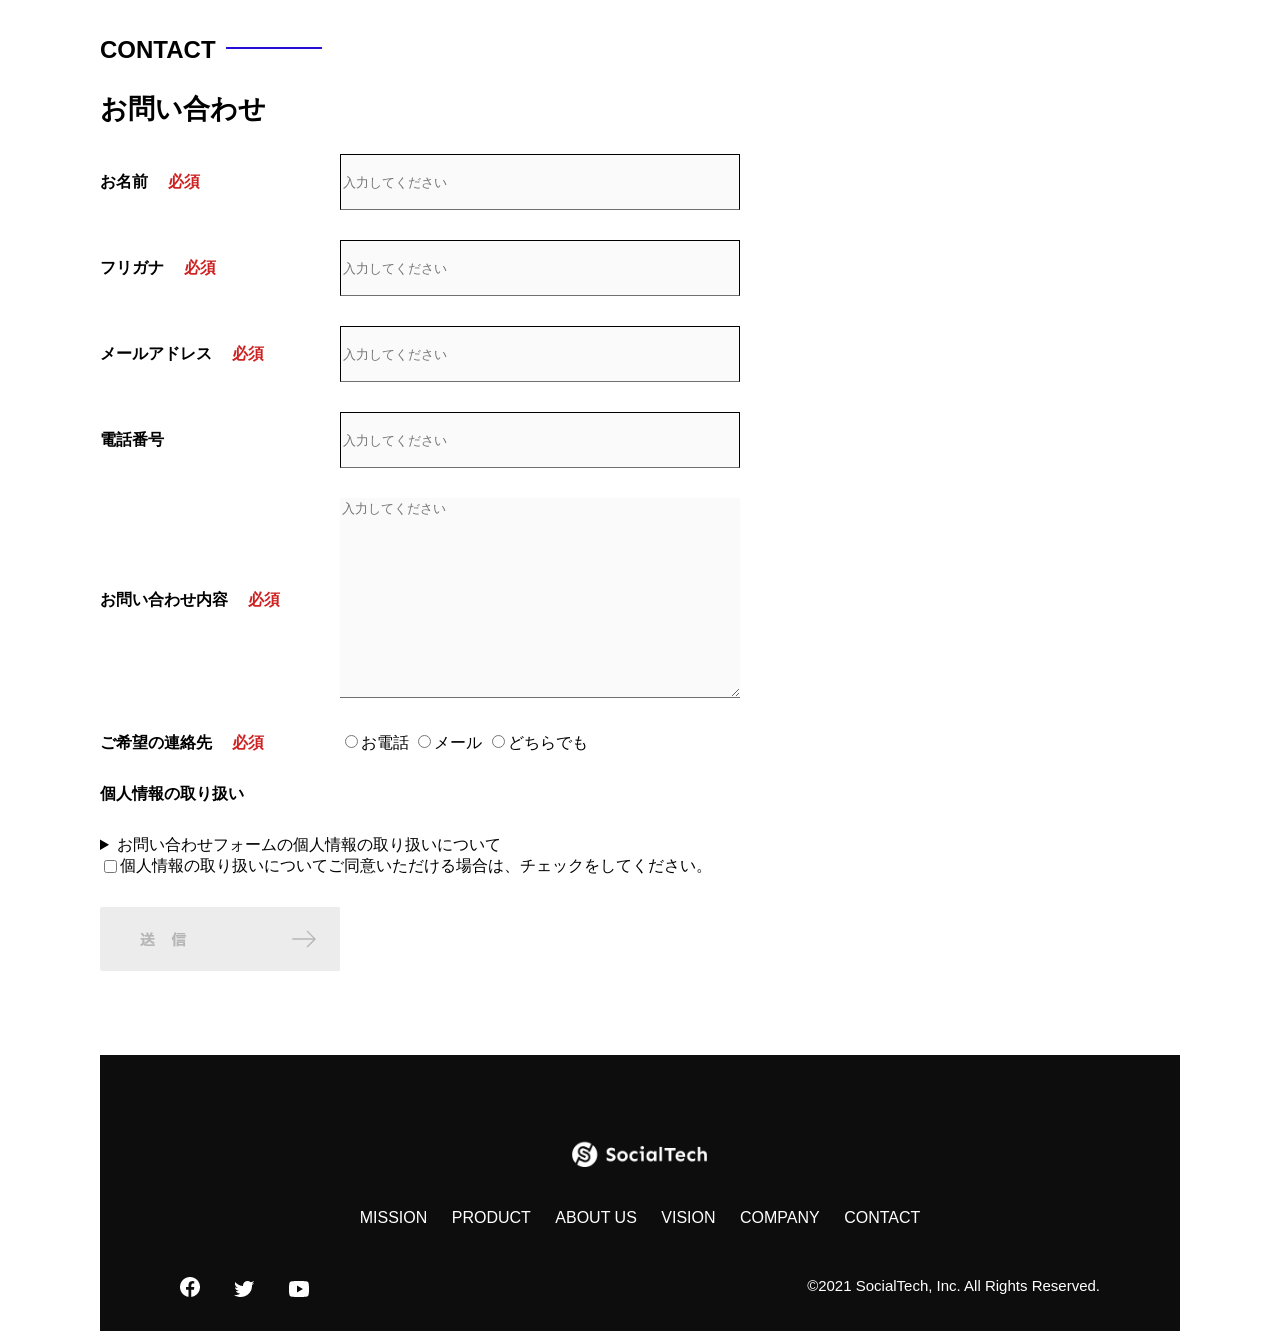
<file: socialtech/index.html>
<!DOCTYPE html>
<html>
<head>
 <title>SocialTech</title>
 <meta charset="UTF-8">
 <meta name="description" content="SocialTechはEdTech業界のリーディングカンパニーを目指します。">
 <meta name="viewport" content="width=device-width, initial-scale=1.0">
 <link rel="stylesheet" href="style.css">
</head>
<body>
    <!--　ヘッダー　-->
<header>
<!-- ヘッダーのロゴを表示とともにハイパーリンクを設定 -->
  <a href="index.html" id="logo">
   <img src="images/logo.png" alt="トップページに戻る">
  </a>

  <!-- PC用ナビゲーション -->
   <nav id="nav-pc">
    <ul>
        <li><a href="mission.html">MISSION</a></li>
        <li><a href="product.html">PRODUCT</a></li>
        <li><a href="index.html#aboutus">ABOUTUS</a></li>
        <li><a href="index.html#vision">VISION</a></li>
        <li><a href="index.html#company">COMPANY</a></li>
        <li><a href="index.html#contact">CONTACT</a></li>
        </ul>
   </nav>
   <!--スマホ用メニューボタン-->
   <button id="menu-sp" onclick="document.getElementById('nav-sp').style.display = 'block';">
    <img src="images/button-menu.png" alt="ナビゲーションを開く">
   </button>
   <!--スマホ用ナビゲーション-->
   <div id="nav-sp">
    <button id="close" onclick="document.getElementById('nav-sp').style.display = 'none'">
      <img src="images/button-close.png" alt="ナビゲーションを閉じる">
    </button>

    <nav>
      <ul>
        <li>
          <a id="logo-sp" href="index.html" onclick="document.getElementById('nav-sp').style.display = 'none'"><img src="images/logo-sp.png" alt="トップページに戻る"></a>
        </li>
        <li><a class="menu" href="mission.html" onclick="document.getElementById('nav-sp').style.display = 'none'">MISSION</a></li>
        <li><a class="menu" href="product.html" onclick="document.getElementById('nav-sp').style.display = 'none'">PRODUCT</a></li>
        <li><a class="menu" href="index.html#aboutus" onclick="document.getElementById('nav-sp').style.display = 'none'">ABOUT US</a></li>
        <li><a class="menu" href="index.html#vision" onclick="document.getElementById('nav-sp').style.display = 'none'">VISION</a></li>
        <li><a class="menu" href="index.html#company" onclick="document.getElementById('nav-sp').style.display = 'none'">COMPANY</a></li>
        <li><a class="menu" href="index.html#contact" onclick="document.getElementById('nav-sp').style.display = 'none'">CONTACT</a></li>
      </ul>
    </nav>
    <div id="sns">
      <a href="https://www.facebook.com/sejuku2013">
        <img src="images/button-facebook.png" alt="facebookのリンク">
      </a>
      <a href="https://twitter.com/samuraijuku">
        <img src="images/button-twitter.png" alt="twitterのリンク">
      </a>
      <a href="https://www.youtube.com/channel/UCCFOQO5aDK0xXam4cUQXT8g">
        <img src="images/button-youtube.png" alt="youtubeのリンク">
      </a>
    </div>
   </div>
</header>
<main>
  <article>
   <!-- メインビジュアル -->
    <section id="main-visual">
        <div id="main-message">
            <h1>WORLD PEACE</h1>
            <p>IT教育で世界平和を実現する</p>
        </div>
        <img src="images/index/index-main.png" alt="PCの周りに集まる多国籍の仲間たち">
    </section>
    <!-- ミッション -->
     <section id="mission">
        <h2 class="index-h2">MISSION</h2>
        <div id="mission-flex">
            <div>
                <img id="mission-photo" src="images/index/index-mission.png" alt="野外のベンチで写真を撮影する多国籍の仲間たち">
                <h3>世界平和の実現</h3>
                <p>人類の悲願である世界平和。世界平和を脅かす社会問題を解決するためには、イノベーションをどんどん起こしていく必要があります。
                    SocialTechはプログラミング教育を通してイノベーターを輩出することで、世界平和という大きなテーマに挑んでいきます。</p>
            </div>
            <div>
                <img id="s2dgs" src="images/index/s2dgs.png" alt="S2DGs">
                <h3>S2DGsの実現</h3>
                <p>国連が掲げる「Sustainable Development Goals（持続可能な開発目標）」に含まれる17つのグローバル目標のうち、以下の5つの目標の実現をミッションとしてサービスを展開しています。</p>
                <a href="mission.html">
                    <img src="images/button-more.png" alt="もっと見る">
                </a>
            </div>
        </div>
     </section>
     <!-- プロダクト -->
      <section id="product">
        <h2 class="index-h2">PRODUCT</h2>

        <div class="product-flex">
            <div id="product-left">
                <div>
                    <img class="product-photo" src="images/index/index-mantoman.png" alt="PCでコードを書く男性">
                    <div class="product-explain">
                        <span>MAN TO MAN</span>
                        <h3>プログラミング教育</h3>
                        <p>2013年より日本で唯一の専属講師によるマンツーマンのプログラミングレッスンを開始。AI/人工知能やウェブデザインの学習も可能です。</p>
                    </div>
                </div>

                <div>
                    <img class="product-photo" src="images/index/index-career.png" alt="笑顔で話し合う2人の男性">
                    <div class="product-explain">
                        <span>CAREER</span>
                        <h3>人材紹介事業</h3>
                        <p>エンジニアへの転職に特化した履歴書や職務経歴書のアドバイスや面接対策を行い、豊富な求人の中から最適なキャリア選択を支援します。</p>
                    </div>
                </div>
            </div>

             <div id="product-right">
                <div>
                    <img class="product-photo" src="images/index/index-media.png" alt="スマートフォンを操作する人">
                        <div class="product-explain">
                        <span>MEDIA</span>
                        <h3>プログラミング学習メディア</h3>
                        <p>月間200万人に読まれる日本最大級のプログラミング学習サイト「SocialTech Blog」やYouTubeチャネルにて学習情報を発信しています。</p>
                        </div>
                </div>
                 <div>
                        <img class="product-photo" src="images/index/index-b2b.png" alt="講演中の男性とそれを聴く人々">
                        <div class="product-explain">
                        <span>B2B</span>
                        <h3>法人研修事業</h3>
                        <p>社員のスキルアップ・資格取得・福利厚生を目的としたプログラミング法人研修。貴社の事業モデルに合わせた研修内容の提案を致します。</p>
                        </div>
                 </div>
            </div>
        </div>

        <div class="product-more">
            <a href="product.html">
                <img src="images/button-more.png" alt="もっと見る">
            </a>
        </div>
      </section>

      <!--ABOUT US-->>
      <section id="aboutus">
        <h2 class="index-h2">ABOUT US</h2>
        <h3>3つの組織文化</h3>
        <div>
            <table class="culture-table">
                <tr>
                    <td class="culture-num">01</td>
                    <th><span class="culture-en">FLEXIBLE</span><br>フレキシブル</th>
                </tr>

                <tr>
                    <td>
                        <!--空のセル-->
                    </td>
                    <td class="culture-description">リモートワーク、フルフレックス、副業推奨など1人1人が最大限のパフォーマンスを発揮できる柔軟な働き方を促進しています。</td>
                </tr>

                <tr>
                    <td class="culture-num">02</td>
                    <th><span class="culture-en">TEAL</span><br>ティール</th>
                </tr>

                <tr>
                    <td>
                        <!--空のセル-->
                    </td>
                    <td class="culture-description">会社全体を１つの生命体として捉え、お互いが深く結びついた一階層型として部署・チーム関係なく課題解決をできる組織を目指しています。</td>
                </tr>

                <tr>
                    <td class="culture-num">03</td>
                    <th><span class="culture-en">SELF REALIZATION</span><br>自己実現</th>
                </tr>

                <tr>
                    <td>
                        <!--空白のセル-->
                    </td>
                    <td class="culture-description">クオーター毎に経営・部署・個人毎にOKRを設定し個人のキャリアと会社の目指す方向の軌道修正を行なっております。</td>
                </tr>
            </table>

            <img class="culture-img" src="images/index/index-aboutus1.png" alt="笑顔で話し合う2人の女性">
         </div>
         <img class="culture-img2" src="images/index/index-aboutus2.png" alt="笑顔で話し合う3人の男女">
      </section>
        <!-- VISION -->
        <section id="vision">
          <h2 class="index-h2">VISION</h2>
          <h3>7つの行動指針</h3>
          <div>
            <div class="vision-box">
              <img src="images/index/vision-01.png" alt="01">
              <div>
                <h4>CUSTOMER IS BOSS</h4>
                <h5>あなたのボスは顧客である</h5>
                <p>私たちは常にお客様志向で行動し、お客様を喜ばせ、期待値を超えた感動を提供することを大切にします。</p>
              </div>
            </div>
              <div class="vision-box">
               <img src="images/index/vision-02.png" alt="02">
               <div>
                 <h4>MOVE FAST</h4>
                 <h5>早さは価値</h5>
                 <p>素早く試し、素早く実行することで新しい気付きや発見を見つけていきます。</p>
               </div>
             </div>
             <div class="vision-box">
               <img src="images/index/vision-03.png" alt="03">
               <div>
                 <h4>IMPACT DRIVEN</h4>
                 <h5>作業するのは仕事ではない</h5>
                 <p>問題から考え、成果とは何かを考え続け、インパクトのある成果を生むために仕事をしていきます。</p>
               </div>
             </div>
             <div class="vision-box">
               <img src="images/index/vision-04.png" alt="04">
               <div>
                 <h4>SAVE TIME, SAVE MONEY</h4>
                 <h5>浪費は命取りになる</h5>
                 <p>少ないコストでできる方法を考えます。お金だけでなく、人の時間をいただいている自覚を持ち、あらゆるリソースを有意義に活用します。</p>
               </div>
             </div>
             <div class="vision-box">
               <img src="images/index/vision-05.png" alt="05">
               <div>
                 <h4>BE GENTLE</h4>
                 <h5>「優しくない」をなくす</h5>
                 <p>社会をすこしずつ優しくしていきます。自分、家族、同僚、顧客、他人、全ての人に優しくいることを心がけます。</p>
               </div>
             </div>
             <div class="vision-box">
               <img src="images/index/vision-06.png" alt="06">
               <div>
                 <h4>ABC</h4>
                 <h5>当たり前の事をバカにせずにちゃんとやる</h5>
                 <p>礼儀、健康、嘘をつかない。当たり前の事が出来ているかを常に自問し、当たり前の基準を高く持って行動します。</p>
               </div>
             </div>
             <div class="vision-box">
               <img src="images/index/vision-07.png" alt="07">
               <div>
                 <h4>ZTI</h4>
                 <h5>絶対的当事者意識</h5>
                 <p>役職や役割に応じた相対的な当事者意識ではなく、自身の身で起こることすべてに対する絶対的な当事者意識を持ちます。</p>
               </div>
             </div>
        </div>
      </section>
      <!--COMPANY-->
      <section id="company">
        <h2 class="index-h2">COMPANY</h2>
        <h3>会社概要</h3>
        <table id="company-table">
          <tr>
            <th class="tableheader tableheader-first">会社名</th>
            <td class="cell cell-first">株式会社SocialTech</td>
          </tr>
          <tr>
            <th class="tableheader">所在地</th>
            <td class="cell">〒101-0022&emsp;東京都千代田区神田練塀町300番地&emsp;住友不動産秋葉原駅前ビル5F<br>JR「秋葉原駅」より徒歩1分</td>
          </tr>
          <tr>
            <th class="tableheader">代表者</th>
            <td class="cell">代表取締役&emsp;田中&emsp;太郎</td>
          </tr>
          <tr>
            <th class="tableheader">設立</th>
            <td class="cell">2015年3月19日</td>
          </tr>
        </table>
        <iframe
        src="https://share.google/ClUhNm5zqTkm75B1J"
        style="border: 0;" allowfullscreen="" loading="lazy">
        </iframe>
      </section>
      <!--お問い合わせフォーム-->
      <section id="contact">
        <h2 class="index-h2">CONTACT</h2>
        <h3>お問い合わせ</h3>
        <form>
          <div>
          <div class="contact-heading">
            <label class="contact-label">お名前<span class="contact-span">必須</span></label>
          </div>
          <div>
            <input type="text" name="name" placeholder="入力してください" class="contact-textbox">
          </div>
          </div>
          <div>
            <div class="contact-heading">
              <label class="contact-label">フリガナ<span class="contact-span">必須</span></label>
            </div>
            <div>
              <input type="text" name="hurigana" placeholder="入力してください" class="contact-textbox">
            </div>
          </div>
          <div>
            <div class="contact-heading">
              <label class="contact-label">メールアドレス<span class="contact-span">必須</span></label>
            </div>
            <div>
              <input type="text" name="imail" placeholder="入力してください" class="contact-textbox">
            </div>
          </div>
          <div>
            <div class="contact-heading">
              <label class="contact-label">電話番号</label>
            </div>
            <div>
              <input type="text" name="tel" placeholder="入力してください" class="contact-textbox">
            </div>
          </div>
          <div>
            <div class="contact-heading">
              <label class="contact-label">お問い合わせ内容<span class="contact-span">必須</span></label>
            </div>
            <div>
              <textarea class="contact-textarea" placeholder="入力してください" name="message"></textarea>
            </div>
          </div>
          <div>
          <div class="contact-heading">
            <label class="contact-label">ご希望の連絡先<span class="contact-span">必須</span></label>
          </div>
          <div>
            <input class="radiobutton" type="radio" value="tel" name="contact checked"><label>お電話</label>
            <input class="radiobutton" type="radio" value="mail" name="contact"><label>メール</label>
            <input class="radiobutton" type="radio" value="both" name="contact"><label>どちらでも</label>
          </div>
          </div>
          <div>
            <div class="contact-heading">
              <label class="contact-label">個人情報の取り扱い</label>
            </div>
          </div>
          <details>
            <summary>お問い合わせフォームの個人情報の取り扱いについて</summary>
            <div>
              <dl>
                <dt>１．組織の名称又は氏名</dt>
                <dd>株式会社SocialTech</dd>
                <dt>２．個人情報保護管理者（若しくはその代理人）の氏名又は職名、所属及び連絡先</dt>
                <dd>
                  <p>鈴木 一郎 コーポレート部</p>
                  <p>メールアドレス：samurai@example.com</p>
                  <p>TEL：03-1234-5678</p>
                </dd>
                <dt>３．個人情報の利用目的</dt>
                <dd>
                <ul>
                <li>本サービス及び本サービスに関連する情報の提供又はそれらに関する連絡のため</li>
                <li>ユーザーの本人確認のため</li>
                <li>当社サービスのご案内のため</li>
                <li>当社の商品等の広告または宣伝（電子メールによるものを含むものとします。）</li>
                </ul>
                </dd>
                 <dt>４．個人情報の取り扱い業務の委託</dt>
                 <dd>個人情報の取扱業務の全部または一部を外部に業務委託する場合があります。その際、弊社は、個人情報を適切に保護できる管理体制を敷き実行していることを条件として委託先を厳選したうえで、機密保持契約を委託先と締結し、お客様の個人情報を厳密に管理させます。</dd>
                 <dt>５．個人情報の開示等の請求</dt>
                 <dd>
                  お客様は、弊社に対してご自身の個人情報の開示等（利用目的の通知、開示、内容の訂正・追加・削除、利用の停止または消去、第三者への提供の停止）に関して、当社問合わせ窓口に申し出ることができます。<br>
                  その際、弊社はお客様ご本人を確認させていただいたうえで、合理的な期間内に対応いたします。<br>
                  なお、個人情報に関する弊社問合わせ先は、次の通りです。
                 </dd>
                  <dd>
                  <p>株式会社SocialTech&emsp;個人情報問合せ窓口</p>
                  <p>〒150-0043&emsp;東京都千代田区神田練塀町300番地 住友不動産秋葉原駅前ビル5F</p>
                  <p>メールアドレス：samurai@example.com&emsp;TEL：03-1234-5678</p>
                  </dd>
                  <dt>６．個人情報を提供されることの任意性について</dt>
                  <dd>お客様がご自身の個人情報を弊社に提供されるか否かは、お客様のご判断によりますが、もしご提供されない場合には、適切なサービスが提供できない場合がありますので予めご了承ください。</dd>
                  </dl>
                  </div>
                 </details>
                 <div>
                <input type="checkbox" name="agree">
                <span>個人情報の取り扱いについてご同意いただける場合は、チェックをしてください。</span>
                </div>
                <input type="image" src="images/button-submit.png" alt="送信する">
          </form>
        </section>
      </article>
    </main>

    <footer>
      <div id="footer-logo">
        <img src="images/logo-sp.png" alt="SocialTech">
      </div>
      <div id="footer-link">
        <a href="mission.html">MISSION</a>
        <a href="product.html">PRODUCT</a>
        <a href="index.html#aboutus">ABOUT US</a>
        <a href="index.html#vision">VISION</a>
        <a href="index.html#company">COMPANY</a>
        <a href="index.html#contact">CONTACT</a>
      </div>
      <div id="sns-footer">
        <div class="sns-btns">
          <a href="https://www.facebook.com/sejuku2013"><img src="images/button-facebook.png" alt="facebookのリンク"></a>
          <a href="https://twitter.com/samuraijuku"><img src="images/button-twitter.png" alt="twitterのリンク"></a>
          <a href="https://www.youtube.com/channel/UCCFOQO5aDK0xXam4cUQXT8g"><img src="images/button-youtube.png" alt="youtubeのリンク"></a>
        </div>
        <p id="copyright">&copy;2021 SocialTech, Inc. All Rights Reserved.</p>
      </div>
    </footer>

  </body>
  
  </html>
</file>
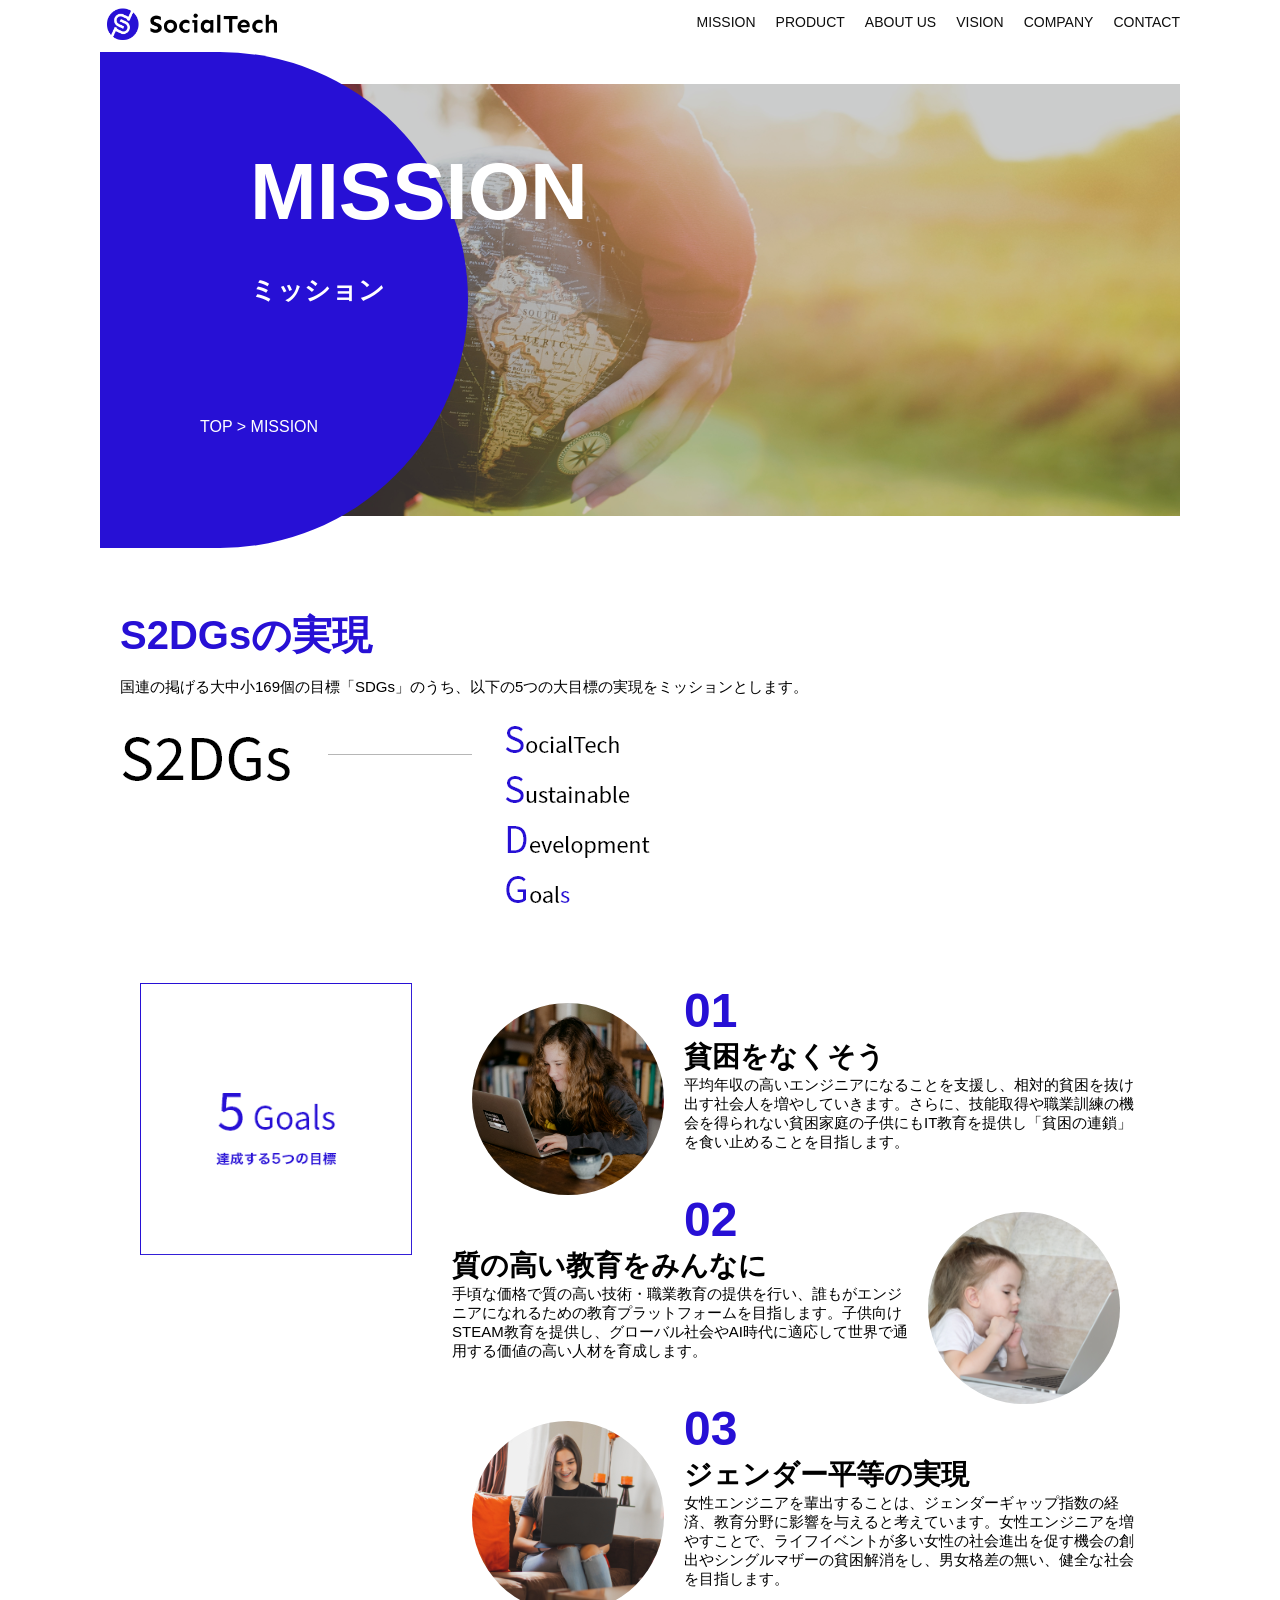
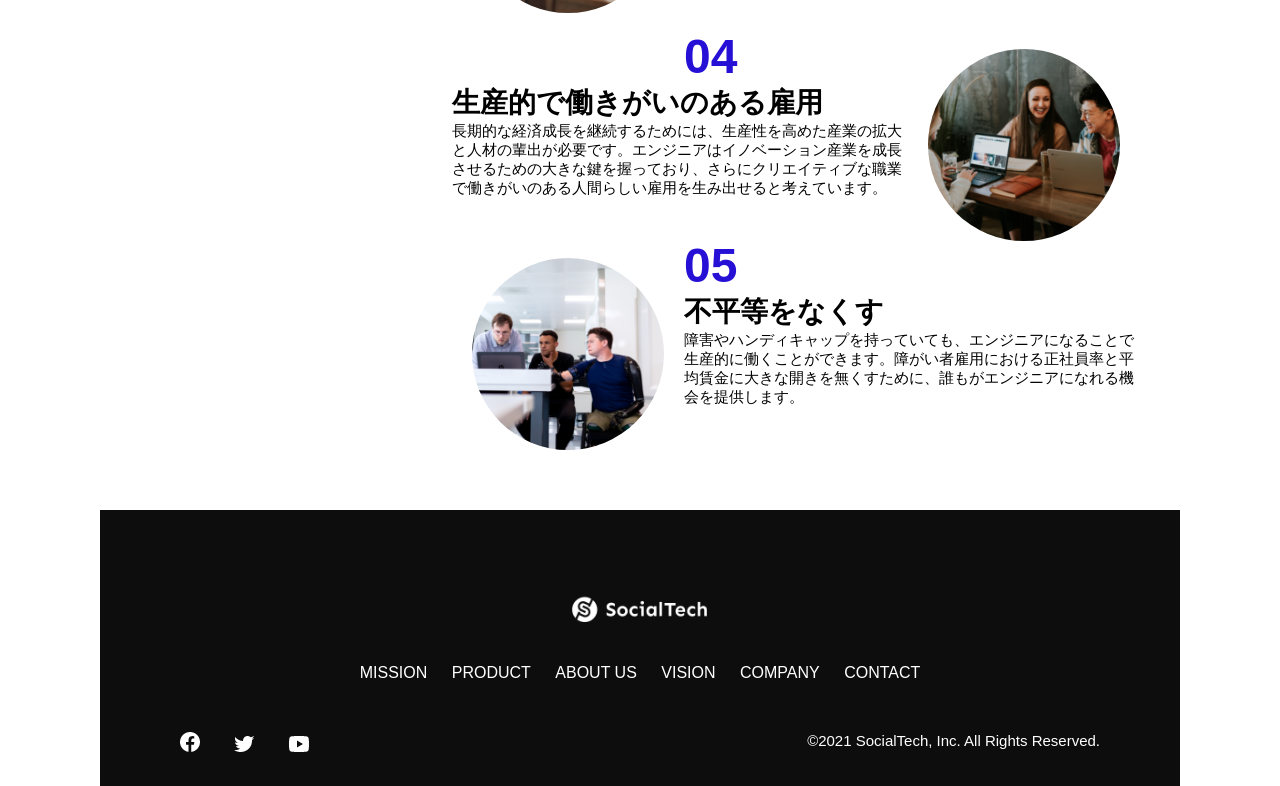
<file: kadai_tutorial_output/mission.html>
<!DOCTYPE html>
<html>
<head>
 <title>SocialTech - MISSION ミッション -</title>
 <meta charset="utf-8">
 <meta name="description" content="SocialTechが目指す5つの目標（S2DGs）を紹介します">
 <meta name="viewport" content="width=device-width, initial-scale=1.0">
 <link rel="stylesheet" href="style.css">
</head>

<body>
<!-- ヘッダー -->
 <header>
<!-- ロゴ -->
 <a href="index.html" id="logo">
    <img src="images/logo.png" alt="トップページに戻る">
 </a>

 <!-- PC用ナビゲーション -->
  <nav id="nav-pc">
    <ul>
        <li><a href="mission.html">MISSION</a></li>
        <li><a href="product.html">PRODUCT</a></li>
        <li><a href="index.html#aboutus">ABOUT US</a></li>
        <li><a href="index.html#vision">VISION</a></li>
        <li><a href="index.html#company">COMPANY</a></li>
        <li><a href="index.html#contact">CONTACT</a></li>
    </ul>
  </nav>

  <!-- スマホ用メニューボタン -->
   <button id="menu-sp" onclick="document.getElementById('nav-sp').style.display = 'block'">
    <img src="images/button-menu.png" alt="ナビゲーションを閉じる">
   </button>

  <!-- スマホ用ナビゲーション -->
   <div id="nav-sp">
    <button id="close" onclick="document.getElementById('nav-sp').style.display = 'none'">
        <img src="images/button-close.png" alt="ナビゲーションを閉じる">
    </button>

    <nav>
        <ul>
            <li>
                <a id="logo-sp" href="index.html" onclick="document.getElementById('nav-sp').style.display = 'none'">
                    <img src="images/logo-sp.png" alt="トップページに戻る">
                </a>
            </li>
            <li><a class="menu" href="mission.html" onclick="document.getElementById('nav-sp').style.display = 'none'">MISSION</a></li>
            <li><a class="menu" href="product.html" onclick="document.getElementById('nav-sp').style.display = 'none'">PRODUCT</a></li>
            <li><a class="menu" href="index.html#aboutus" onclick="document.getElementById('nav-sp').style.display = 'none'">ABOUT US</a></li>
            <li><a class="menu" href="index.html#vision" onclick="document.getElementById('nav-sp').style.display = 'none'">VSISION</a></li>
            <li><a class="menu" href="index.html#company" onclick="document.getElementById('nav-sp').style.display = 'none'">COMPANY</a></li>
            <li><a class="menu" href="index.html#contact" onclick="document.getElementById('nav-sp').style.display = 'none'">CONTACT</a></li>
        </ul>
    </nav>
    
    <div id="sns">
        <a href="https://www.facebook.com/sejuku2013">
            <img src="images/button-facebook.png" alt="facebookのリンク">
        </a>
        <a href="https://twitter.com/samuraijuku">
            <img src="images/button-twitter.png" alt="twitterのリンク">
        </a>
        <a href="https://www.youtube.com/channel/UCCFOQO5aDK0xXam4cUQXT8g">
            <img src="images/button-youtube.png" alt="youtubeのリンク">
        </a>
    </div>
   </div>
 </header>

 <main>
    <article>
        <section id="mission-main">
            <div class="mission-main-inner">
                <div id="mission-title">
                    <h1>MISSION<br><span>ミッション</span></h1>
                    <p>TOP > MISSION</p>
                </div>
            </div>
        </section>

        <section id="mission-s2dgs">
            <h2 class="mission-h2">S2DGsの実現</h2>
            <p>国連の掲げる大中小169個の目標「SDGs」のうち、以下の5つの大目標の実現をミッションとします。</p>
            <img src="images/mission/mission-s2dgs.png" alt="S2DGs">
        </section>

        <section id="mission-five-goals">
            <div class="five-goals-image">
            <img src="images/mission/mission-5goals.png" alt="5Goals">
            </div>

            <div class="five-goals-read">
                <div>
                    <img class="fivegoals-image-left" src="images/mission/mission-5goals01.png" alt="PCを操作する女の子">
                    <span class="fivegoals-number">01</span>
                    <h3 class="fivegoals-h3">貧困をなくそう</h3>
                    <p class="fivegoals-p">平均年収の高いエンジニアになることを支援し、相対的貧困を抜け出す社会人を増やしていきます。さらに、技能取得や職業訓練の機会を得られない貧困家庭の子供にもIT教育を提供し「貧困の連鎖」を食い止めることを目指します。</p>
                </div>
                <div>
                    <img class="fivegoals-image-right" src="images/mission/mission-5goals02.png" alt="PCを見つめる小さい女の子">
                    <span class="fivegoals-number">02</span>
                    <h3 class="fivegoals-h3">質の高い教育をみんなに</h3>
                    <p class="fivegoals-p">手頃な価格で質の高い技術・職業教育の提供を行い、誰もがエンジニアになれるための教育プラットフォームを目指します。子供向けSTEAM教育を提供し、グローバル社会やAI時代に適応して世界で通用する価値の高い人材を育成します。</p>
                </div>
                <div>
                    <img class="fivegoals-image-left" src="images/mission/mission-5goals03.png" alt="PCを操作する女性">
                    <span class="fivegoals-number">03</span>
                    <h3 class="fivegoals-h3">ジェンダー平等の実現</h3>
                    <p class="fivegoals-p">女性エンジニアを輩出することは、ジェンダーギャップ指数の経済、教育分野に影響を与えると考えています。女性エンジニアを増やすことで、ライフイベントが多い女性の社会進出を促す機会の創出やシングルマザーの貧困解消をし、男女格差の無い、健全な社会を目指します。</p>
                </div>
                <div>
                     <img class="fivegoals-image-right" src="images/mission/mission-5goals04.png" alt="笑顔で話し合う3人の男女">
                     <span class="fivegoals-number">04</span>
                     <h3 class="fivegoals-h3">生産的で働きがいのある雇用</h3>
                     <p class="fivegoals-p">長期的な経済成長を継続するためには、生産性を高めた産業の拡大と人材の輩出が必要です。エンジニアはイノベーション産業を成長させるための大きな鍵を握っており、さらにクリエイティブな職業で働きがいのある人間らしい雇用を生み出せると考えています。</p>
                </div>
                <div>
                     <img class="fivegoals-image-left" src="images/mission/mission-5goals05.png" alt="障害を持つ男性が生き生きと働く様子">
                     <span class="fivegoals-number">05</span>
                     <h3 class="fivegoals-h3">不平等をなくす</h3>
                     <p class="fivegoals-p">障害やハンディキャップを持っていても、エンジニアになることで生産的に働くことができます。障がい者雇用における正社員率と平均賃金に大きな開きを無くすために、誰もがエンジニアになれる機会を提供します。</p>
                </div>
            </div>
        </section>

    </article>


 </main>


 <footer>
    <div id="footer-logo">
        <img src="images/logo-sp.png" alt="SoCialTech">
    </div>
    <div id="footer-link">
        <a href="mission.html">MISSION</a>
        <a href="product.html">PRODUCT</a>
        <a href="index.html#aboutus">ABOUT US</a>
        <a href="index.html#vision">VISION</a>
        <a href="index.html#company">COMPANY</a>
        <a href="index.html#contact">CONTACT</a>
    </div>

    <div id="sns-footer">
        <div class="sns-btns">
            <a href="https://www.facebook.com/sejuku2013"><img src="images/button-facebook.png" alt="facebookのリンク"></a>
            <a href="https://twitter.com/samuraijuku"><img src="images/button-twitter.png" alt="twitterのリンク"></a>
            <a href="https://www.youtube.com/channel/UCCFOQO5aDK0xXam4cUQXT8g"><img src="images/button-youtube.png" alt="youtubeのリンク"></a>
        </div>
        <p id="copyright">&copy;2021 SocialTech, Inc. All Rights Reserved.</p>
    </div>
 </footer>


</body>


</html>
</file>
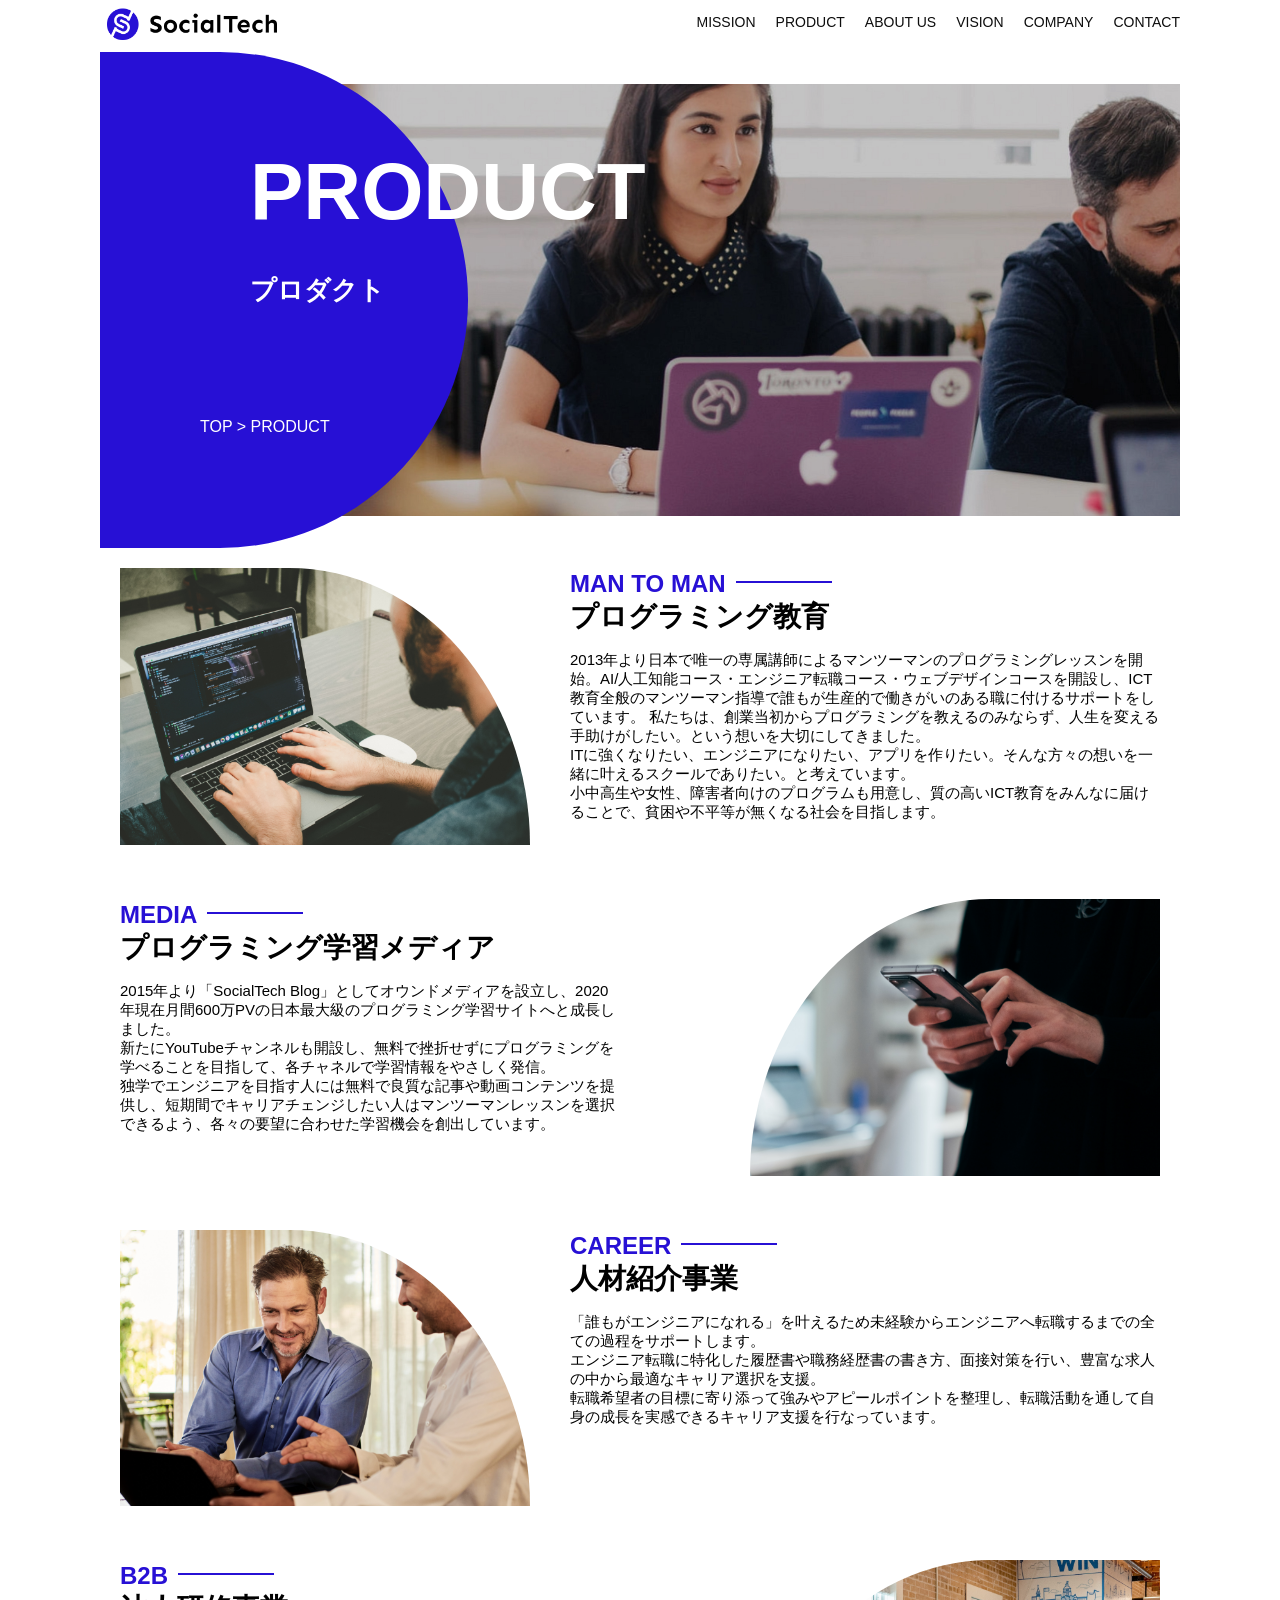
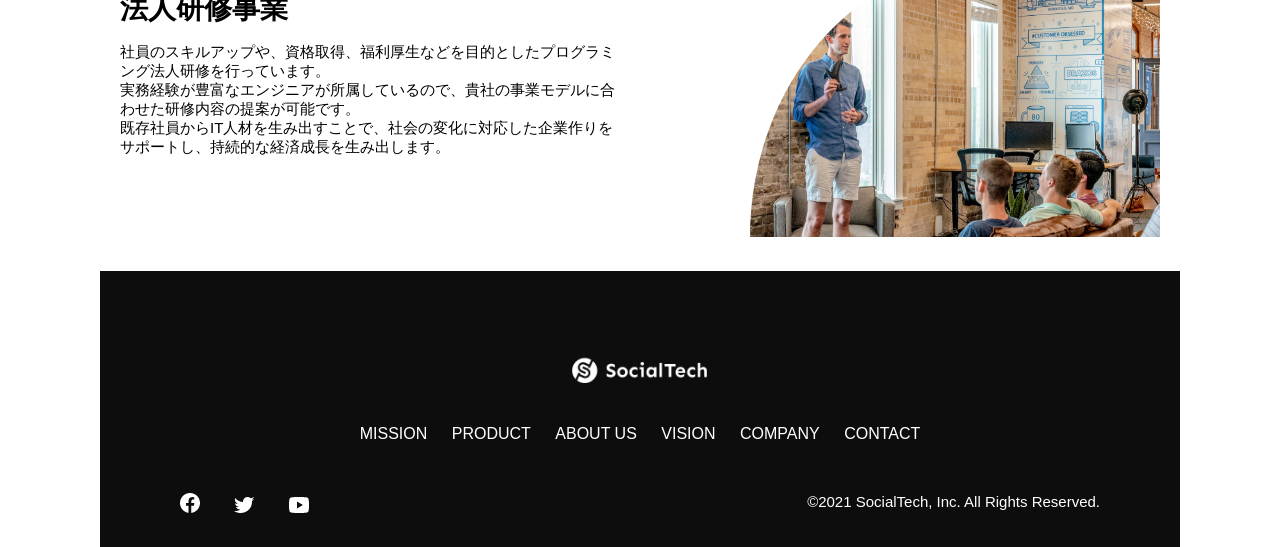
<file: kadai_tutorial_output/product.html>
<!doctype html>
<html>
  <head>
    <title>SocialTech -PRODUCT プロダクト-</title>
    <meta charset="utf-8" />
    <meta
      name="descriotion"
      content="SocialTechの4つのプロダクトを紹介します"
    />
    <meta name="viewport" content="width=device-width, initial-scale=1.0" />
    <link rel="stylesheet" href="style.css" />
  </head>

  <body>
    <!-- ヘッダー -->
    <header>
      <!-- ロゴ -->
      <a href="index.html" id="logo">
        <img src="images/logo.png" alt="トップページに戻る" />
      </a>

      <!-- PC用ナビゲーション -->
      <nav id="nav-pc">
        <ul>
          <li><a href="mission.html">MISSION</a></li>
          <li><a href="product.html">PRODUCT</a></li>
          <li><a href="index.html#aboutus">ABOUT US</a></li>
          <li><a href="index.html#vision">VISION</a></li>
          <li><a href="index.html#company">COMPANY</a></li>
          <li><a href="index.html#contact">CONTACT</a></li>
        </ul>
      </nav>

      <!-- スマホ用メニューボタン -->
      <button
        id="menu-sp"
        onclick="document.getElementById('nav-sp').style.display = 'block'"
      >
        <img src="images/button-menu.png" alt="ナビゲーションを閉じる" />
      </button>

      <!-- スマホ用ナビゲーション -->
      <div id="nav-sp">
        <button
          id="close"
          onclick="document.getElementById('nav-sp').style.display = 'none'"
        >
          <img src="images/button-close.png" alt="ナビゲーションを閉じる" />
        </button>

        <nav>
          <ul>
            <li>
              <a
                id="logo-sp"
                href="index.html"
                onclick="
                  document.getElementById('nav-sp').style.display = 'none'
                "
              >
                <img src="images/logo-sp.png" alt="トップページに戻る" />
              </a>
            </li>
            <li>
              <a
                class="menu"
                href="mission.html"
                onclick="
                  document.getElementById('nav-sp').style.display = 'none'
                "
                >MISSION</a
              >
            </li>
            <li>
              <a
                class="menu"
                href="product.html"
                onclick="
                  document.getElementById('nav-sp').style.display = 'none'
                "
                >PRODUCT</a
              >
            </li>
            <li>
              <a
                class="menu"
                href="index.html#aboutus"
                onclick="
                  document.getElementById('nav-sp').style.display = 'none'
                "
                >ABOUT US</a
              >
            </li>
            <li>
              <a
                class="menu"
                href="index.html#vision"
                onclick="
                  document.getElementById('nav-sp').style.display = 'none'
                "
                >VSISION</a
              >
            </li>
            <li>
              <a
                class="menu"
                href="index.html#company"
                onclick="
                  document.getElementById('nav-sp').style.display = 'none'
                "
                >COMPANY</a
              >
            </li>
            <li>
              <a
                class="menu"
                href="index.html#contact"
                onclick="
                  document.getElementById('nav-sp').style.display = 'none'
                "
                >CONTACT</a
              >
            </li>
          </ul>
        </nav>

        <div id="sns">
          <a href="https://www.facebook.com/sejuku2013">
            <img src="images/button-facebook.png" alt="facebookのリンク" />
          </a>
          <a href="https://twitter.com/samuraijuku">
            <img src="images/button-twitter.png" alt="twitterのリンク" />
          </a>
          <a href="https://www.youtube.com/channel/UCCFOQO5aDK0xXam4cUQXT8g">
            <img src="images/button-youtube.png" alt="youtubeのリンク" />
          </a>
        </div>
      </div>
    </header>

    <main>
      <article>
        <section id="product-main">
          <div class="product-main-inner">
            <div id="product-title">
              <h1>PRODUCT<br /><span>プロダクト</span></h1>
              <p>TOP > PRODUCT</p>
            </div>
          </div>
        </section>

        <section class="product-section product-section-left">
          <div class="product-section-img">
            <img
              src="images/product/product-mantoman.png"
              alt="PCでコードを書く男性"
            />
          </div>
          <div class="product-read">
            <h2 class="product-h2">MAN TO MAN</h2>
            <h3 class="product-h3">プログラミング教育</h3>
            <p>
              2013年より日本で唯一の専属講師によるマンツーマンのプログラミングレッスンを開始。AI/人工知能コース・エンジニア転職コース・ウェブデザインコースを開設し、ICT教育全般のマンツーマン指導で誰もが生産的で働きがいのある職に付けるサポートをしています。
              私たちは、創業当初からプログラミングを教えるのみならず、人生を変える手助けがしたい。という想いを大切にしてきました。<br />ITに強くなりたい、エンジニアになりたい、アプリを作りたい。そんな方々の想いを一緒に叶えるスクールでありたい。と考えています。<br />小中高生や女性、障害者向けのプログラムも用意し、質の高いICT教育をみんなに届けることで、貧困や不平等が無くなる社会を目指します。
            </p>
          </div>
        </section>

        <section class="product-section product-section-right">
          <div class="product-read">
            <h2 class="product-h2">MEDIA</h2>
            <h3 class="product-h3">プログラミング学習メディア</h3>
            <p>
              2015年より「SocialTech
              Blog」としてオウンドメディアを設立し、2020年現在月間600万PVの日本最大級のプログラミング学習サイトへと成長しました。<br />新たにYouTubeチャンネルも開設し、無料で挫折せずにプログラミングを学べることを目指して、各チャネルで学習情報をやさしく発信。<br />独学でエンジニアを目指す人には無料で良質な記事や動画コンテンツを提供し、短期間でキャリアチェンジしたい人はマンツーマンレッスンを選択できるよう、各々の要望に合わせた学習機会を創出しています。
            </p>
          </div>
          <div class="product-section-img">
            <img
              src="images/product/product-media.png"
              alt="スマートフォンを操作する人"
            />
          </div>
        </section>

        <section class="product-section product-section-left">
          <div class="product-section-img">
            <img
              src="images/product/product-career.png"
              alt="笑顔で話し合う2人の男性"
            />
          </div>
          <div class="product-read">
            <h2 class="product-h2">CAREER</h2>
            <h3 class="product-h3">人材紹介事業</h3>
            <p>
              「誰もがエンジニアになれる」を叶えるため未経験からエンジニアへ転職するまでの全ての過程をサポートします。<br />エンジニア転職に特化した履歴書や職務経歴書の書き方、面接対策を行い、豊富な求人の中から最適なキャリア選択を支援。<br />転職希望者の目標に寄り添って強みやアピールポイントを整理し、転職活動を通して自身の成長を実感できるキャリア支援を行なっています。<br />
            </p>
          </div>
        </section>

        <section class="product-section product-section-right">
          <div class="product-read">
            <h2 class="product-h2">B2B</h2>
            <h3 class="product-h3">法人研修事業</h3>
            <p>
              社員のスキルアップや、資格取得、福利厚生などを目的としたプログラミング法人研修を行っています。<br />実務経験が豊富なエンジニアが所属しているので、貴社の事業モデルに合わせた研修内容の提案が可能です。<br />既存社員からIT人材を生み出すことで、社会の変化に対応した企業作りをサポートし、持続的な経済成長を生み出します。
            </p>
          </div>
          <div class="product-section-img">
            <img
              src="images/product/product-b2b.png"
              alt="講演中の男性とそれを聞く人々"
            />
          </div>
        </section>
      </article>
    </main>

    <footer>
      <div id="footer-logo">
        <img src="images/logo-sp.png" alt="SocialTech" />
      </div>
      <div id="footer-link">
        <a href="mission.html">MISSION</a>
        <a href="product.html">PRODUCT</a>
        <a href="index.html#aboutsu">ABOUT US</a>
        <a href="index.html#vision">VISION</a>
        <a href="index.html#company">COMPANY</a>
        <a href="index.html#contact">CONTACT</a>
      </div>
      <div id="sns-footer">
        <div class="sns-btns">
          <a href="https://www.facebook.com/sejuku2013"
            ><img src="images/button-facebook.png" alt="facebookのリンク"
          /></a>
          <a href="https://twitter.com/samuraijuku"
            ><img src="images/button-twitter.png" alt="twitterのリンク"
          /></a>
          <a href="https://www.youtube.com/channel/UCCFOQO5aDK0xXam4cUQXT8g"
            ><img src="images/button-youtube.png" alt="youtubeのリンク"
          /></a>
        </div>
        <p id="copyright">&copy;2021 SocialTech, Inc. All Rights Reserved.</p>
      </div>
    </footer>
  </body>
</html>
</file>
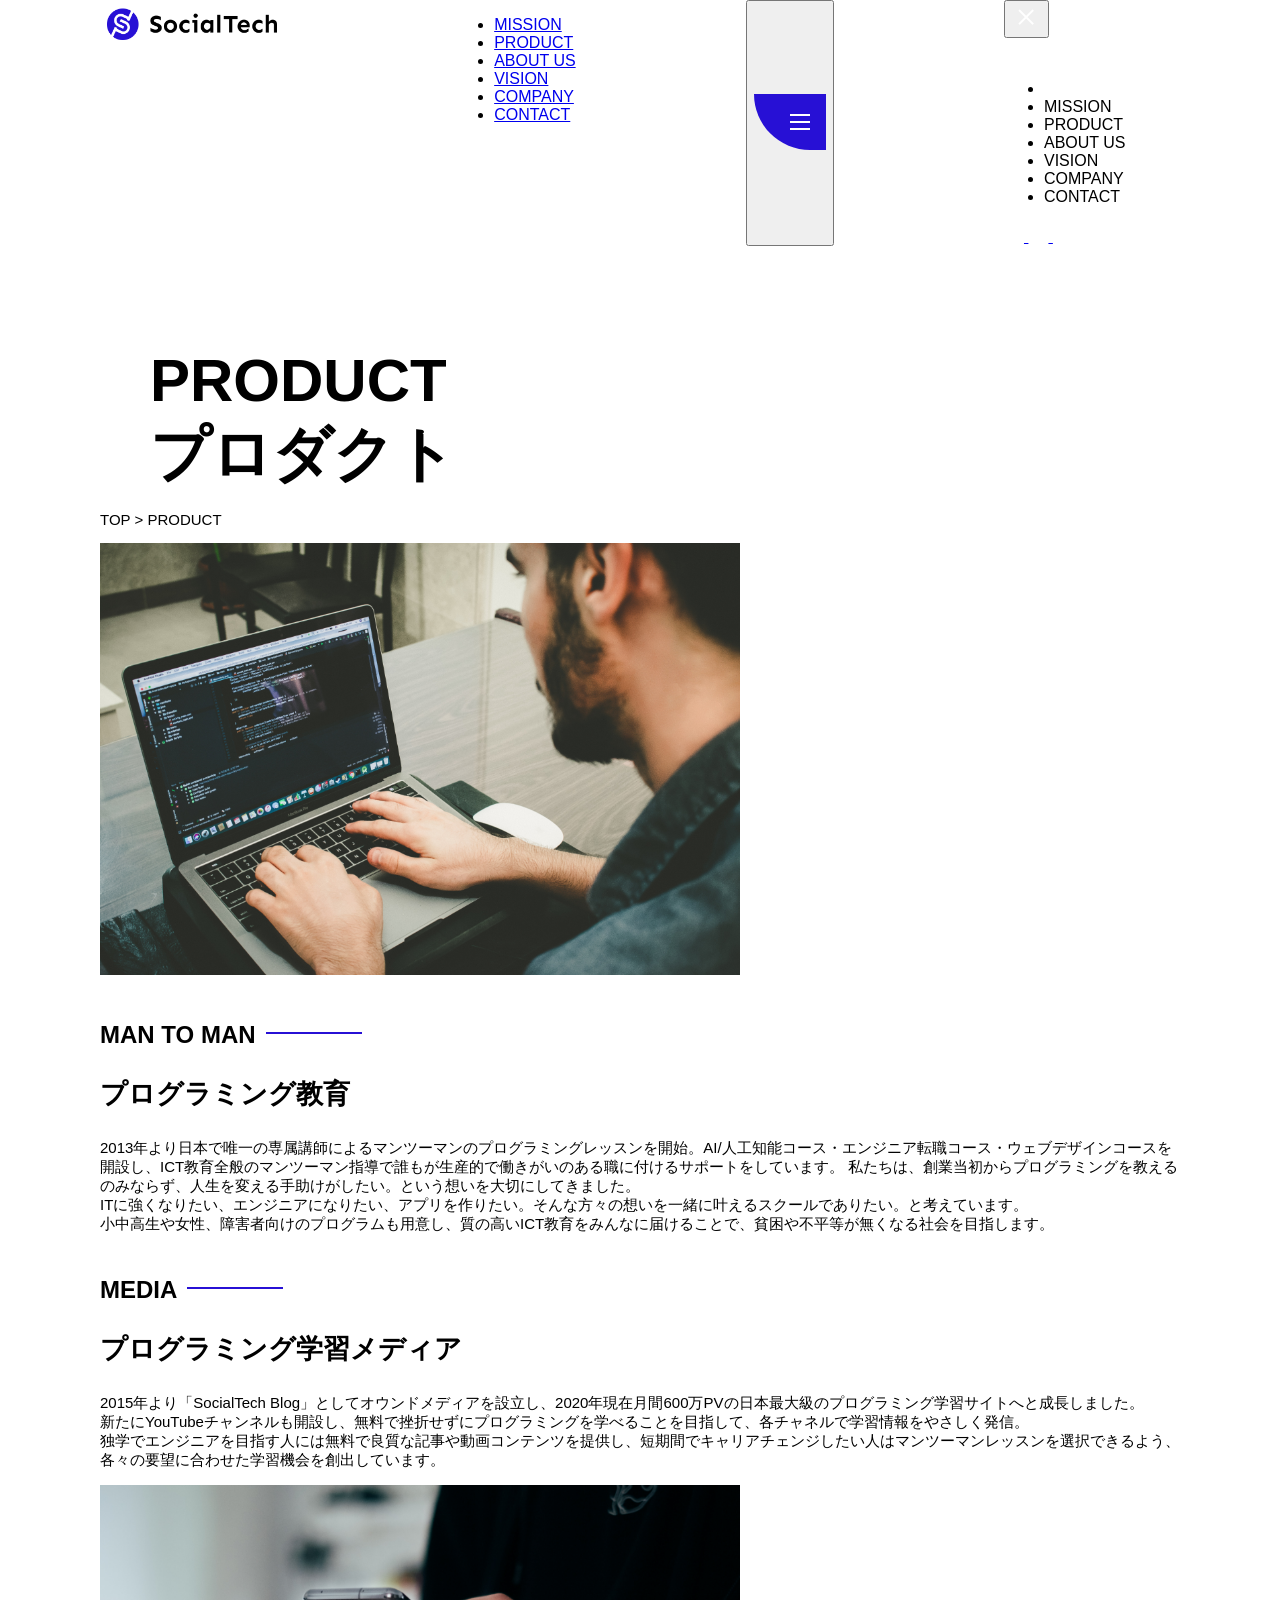
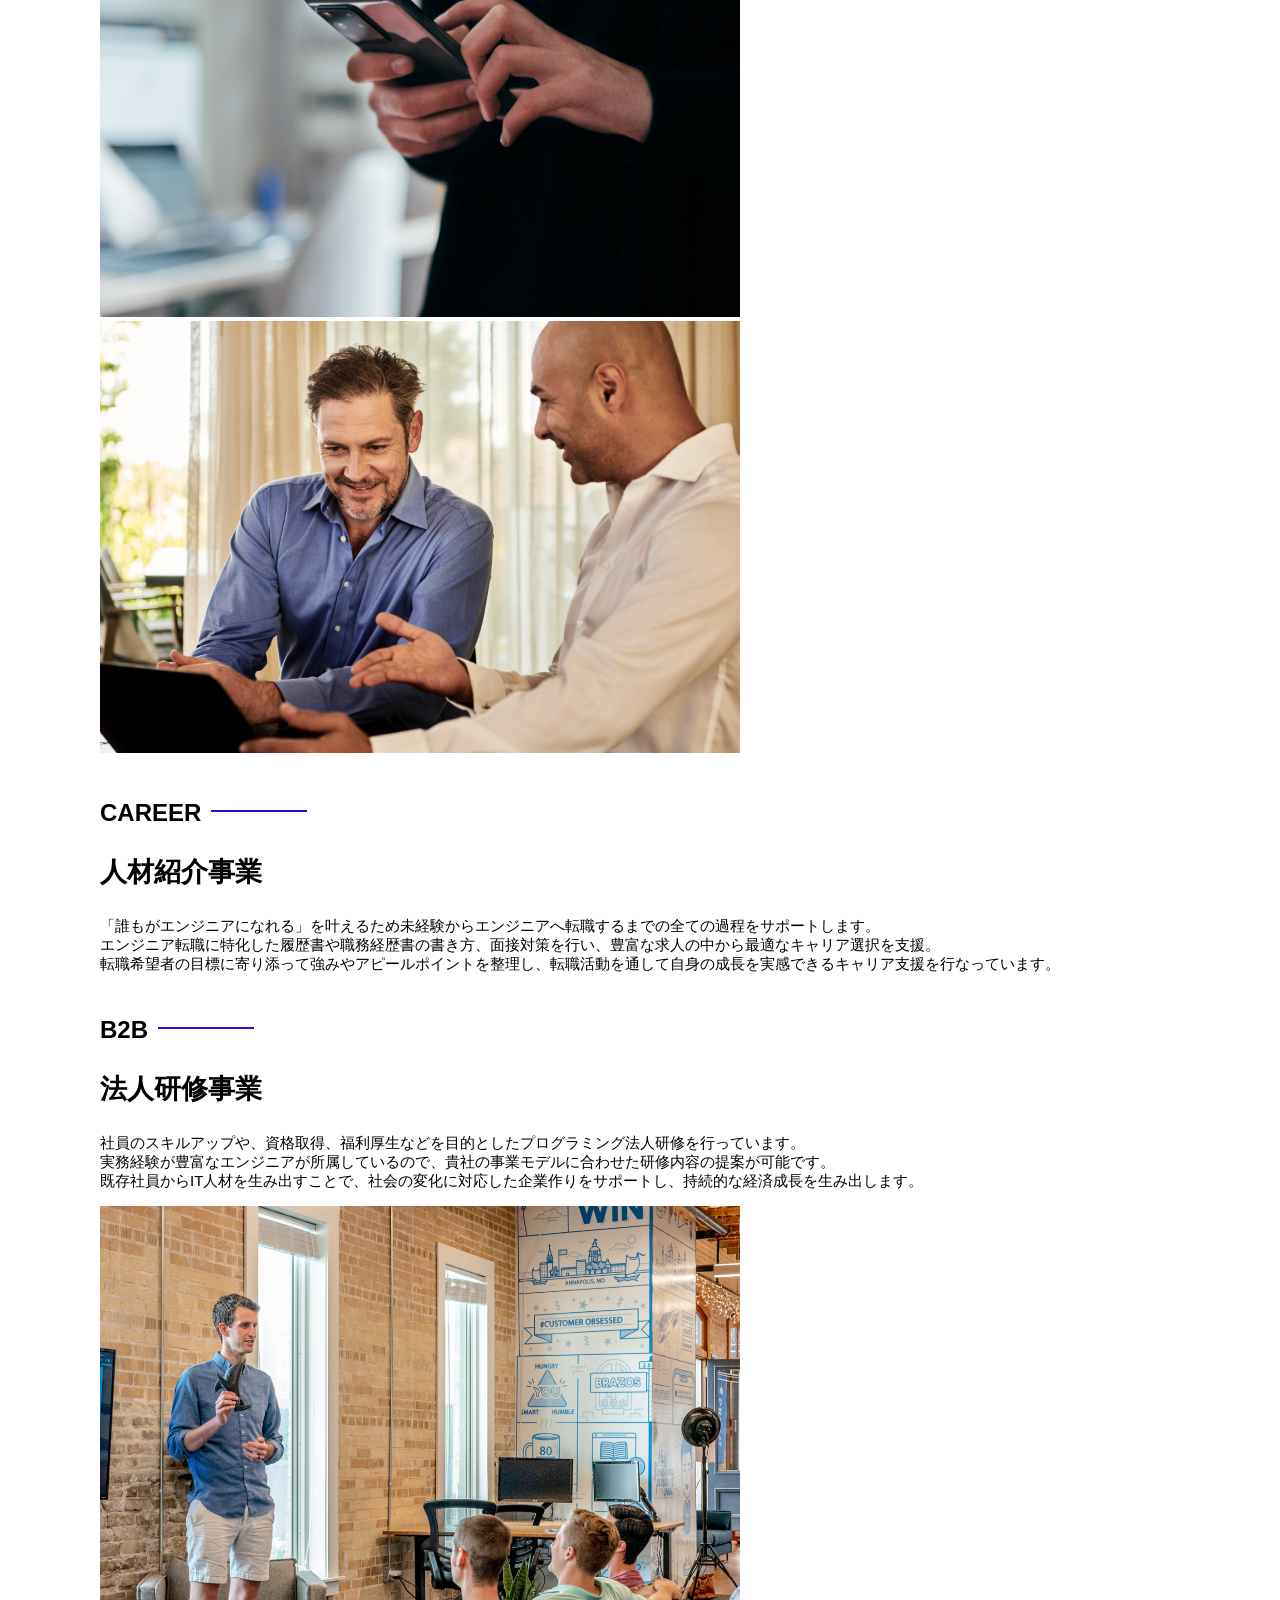
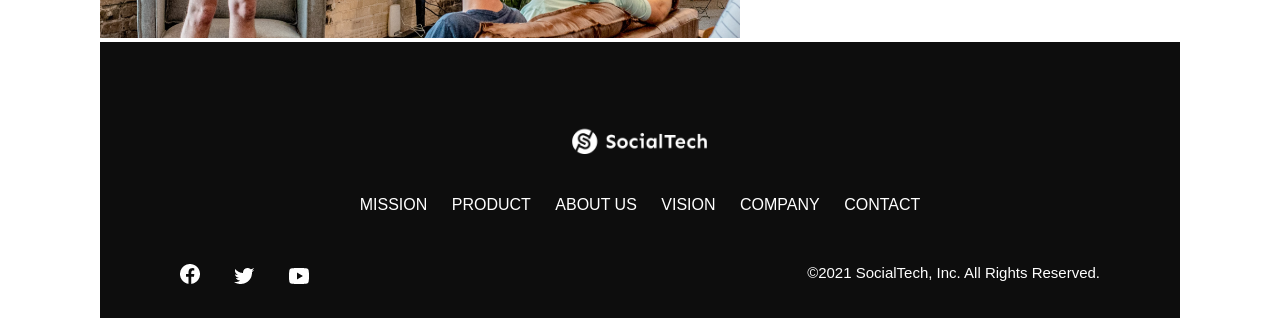
<file: socialtech/product.html>
<!DOCTYPE html>
<html>
    <head>
        <title>SocialTech -PRODUCT プロダクト-</title>
        <meta charset="utf-8">
        <meta name="descriotion" content="SocialTechの4つのプロダクトを紹介します">
        <meta name="viewport" content="width=device-width, initial-scale=1.0">
        <link rel="stylesheet" href="style.css">
    </head>

    <body>
        <!-- ヘッダー -->
         <header>
            <!-- ロゴ -->
             <a href="index.html" id="logo">
                <img src="images/logo.png" alt="トップページに戻る">
             </a>

             <!-- PC用ナビゲーション -->
              <nav>
                <ul>
                    <li><a href="mission.html">MISSION</a></li>
                    <li><a href="product.html">PRODUCT</a></li>
                    <li><a href="index.html#aboutus">ABOUT US</a></li>
                    <li><a href="index.html#vision">VISION</a></li>
                    <li><a href="index.html#company">COMPANY</a></li>
                    <li><a href="index.html#contact">CONTACT</a></li>
                </ul>
              </nav>

              <!-- スマホ用メニューボタン -->
               <button id="menu-sp" onclick="document.getElementById('nav-sp').style.display = 'block'">
                <img src="images/button-menu.png" alt="ナビゲーションを開く">
               </button>

               <!-- スマホ用ナビゲーション -->
                <div id="nav-sp">
                    <button id="close" onclick="document.getElementById('nav-sp').style.display = 'none'">
                        <img src="images/button-close.png" alt="ナビゲーションを閉じる">
                    </button>

                    <nav>
                        <ul>
                            <li>
                                <a id="logo-sp" href="index.html" onclick="document.getElementById('nav-sp').style.display = 'none'"><img src="images/logo-sp.png" alt="トップページへ戻る"></a>
                            </li>
                            <li><a class="menu" href="mission.html" onclick="document.getElementById('nav-sp').style.display = 'none'"></a>MISSION</li>
                            <li><a class="menu" href="product.html" onclick="document.getElementById('nav-sp').style.display = 'none'"></a>PRODUCT</li>
                            <li><a class="menu" href="index.html#aboutus" onclick="document.getElementById('nav-sp').style.display = 'none'"></a>ABOUT US</li>
                            <li><a class="menu" href="index.html#vision" onclick="document.getElementById('nav-sp').style.display = 'none'"></a>VISION</li>
                            <li><a class="menu" href="index.html#company" onclick="document.getElementById('nav-sp').style.display = 'none'"></a>COMPANY</li>
                            <li><a class="menu" href="index.html#contact" onclick="document.getElementById('nav-sp').style.display = 'none'"></a>CONTACT</li>
                        </ul>
                    </nav>

                    <div id="sns">
                        <a href="https://www.facebook.com/sejuku2013">
                            <img src="images/button-facebook.png" alt="facebookのリンク">
                        </a>
                        <a href="https://twitter.com/samuraijuku">
                            <img src="images/button-twitter.png" alt="twitterのリンク">
                        </a>
                        <a href="https://www.youtube.com/channel/UCCFOQO5aDK0xXam4cUQXT8g">
                            <img src="images/button-youtube.png" alt="youtubeのリンク">
                        </a>
                    </div>
                </div>
         </header>

         <main>
            <article>
                <section id="product-main">
                    <div class="product-main-inner">
                        <div id="product-title">
                            <h1>PRODUCT<br><span>プロダクト</span></h1>
                            <p>TOP > PRODUCT</p>
                        </div>
                    </div>
                </section>

                <section class="product-section product-section-left">
                    <div class="product-section-img">
                        <img src="images/product/product-mantoman.png" alt="PCでコードを書く男性">
                    </div>
                    <div class="product-read">
                        <h2 class="product-h2">MAN TO MAN</h2>
                        <h3 class="product-h3">プログラミング教育</h3>
                        <p>2013年より日本で唯一の専属講師によるマンツーマンのプログラミングレッスンを開始。AI/人工知能コース・エンジニア転職コース・ウェブデザインコースを開設し、ICT教育全般のマンツーマン指導で誰もが生産的で働きがいのある職に付けるサポートをしています。 私たちは、創業当初からプログラミングを教えるのみならず、人生を変える手助けがしたい。という想いを大切にしてきました。<br>ITに強くなりたい、エンジニアになりたい、アプリを作りたい。そんな方々の想いを一緒に叶えるスクールでありたい。と考えています。<br>小中高生や女性、障害者向けのプログラムも用意し、質の高いICT教育をみんなに届けることで、貧困や不平等が無くなる社会を目指します。
                        </p>
                    </div>
                </section>

                <section class="product-section product-section-right">
                    <div class="product-read">
                        <h2 class="product-h2">MEDIA</h2>
                        <h3 class="product-h3">プログラミング学習メディア</h3>
                        <p>2015年より「SocialTech Blog」としてオウンドメディアを設立し、2020年現在月間600万PVの日本最大級のプログラミング学習サイトへと成長しました。<br>新たにYouTubeチャンネルも開設し、無料で挫折せずにプログラミングを学べることを目指して、各チャネルで学習情報をやさしく発信。<br>独学でエンジニアを目指す人には無料で良質な記事や動画コンテンツを提供し、短期間でキャリアチェンジしたい人はマンツーマンレッスンを選択できるよう、各々の要望に合わせた学習機会を創出しています。</p>
                    </div>
                    <div class="product-section-img">
                        <img src="images/product/product-media.png" alt="スマートフォンを操作する人">
                    </div>
                </section>

                <section class="product-section product-section-left">
                    <div class="product-section-img">
                        <img src="images/product/product-career.png" alt="笑顔で話し合う2人の男性">
                    </div>
                    <div class="product-read">
                        <h2 class="product-h2">CAREER</h2>
                        <h3 class="product-h3">人材紹介事業</h3>
                        <p>「誰もがエンジニアになれる」を叶えるため未経験からエンジニアへ転職するまでの全ての過程をサポートします。<br>エンジニア転職に特化した履歴書や職務経歴書の書き方、面接対策を行い、豊富な求人の中から最適なキャリア選択を支援。<br>転職希望者の目標に寄り添って強みやアピールポイントを整理し、転職活動を通して自身の成長を実感できるキャリア支援を行なっています。<br></p>
                    </div>
                </section>

                <section class="product-section product-section-right">
                    <div class="product-read">
                        <h2 class="product-h2">B2B</h2>
                        <h3 class="product-h3">法人研修事業</h3>
                        <p>社員のスキルアップや、資格取得、福利厚生などを目的としたプログラミング法人研修を行っています。<br>実務経験が豊富なエンジニアが所属しているので、貴社の事業モデルに合わせた研修内容の提案が可能です。<br>既存社員からIT人材を生み出すことで、社会の変化に対応した企業作りをサポートし、持続的な経済成長を生み出します。</p>
                    </div>
                    <div class="product-section-img">
                        <img src="images/product/product-b2b.png" alt="講演中の男性とそれを聞く人々">
                    </div>  
                </section>



            </article>
         </main>

         <footer>
            <div id="footer-logo">
                <img src="images/logo-sp.png" alt="SocialTech">
            </div>
            <div id="footer-link">
                <a href="mission.html">MISSION</a>
                <a href="product.html">PRODUCT</a>
                <a href="index.html#aboutsu">ABOUT US</a>
                <a href="index.html#vision">VISION</a>
                <a href="index.html#company">COMPANY</a>
                <a href="index.html#contact">CONTACT</a>
            </div>
            <div id="sns-footer">
                <div class="sns-btns">
                    <a href="https://www.facebook.com/sejuku2013"><img src="images/button-facebook.png" alt="facebookのリンク"></a>
                    <a href="https://twitter.com/samuraijuku"><img src="images/button-twitter.png" alt="twitterのリンク"></a>
                    <a href="https://www.youtube.com/channel/UCCFOQO5aDK0xXam4cUQXT8g"><img src="images/button-youtube.png" alt="youtubeのリンク"></a>
                </div>
                <p id="copyright">&copy;2021 SocialTech, Inc. All Rights Reserved.</p>
            </div>
         </footer>


    </body>
</html>
</file>
<file: html-css-kadai_013/style.css>
/* PC、スマホ共通スタイル */
body {
  font-family: "Source Sans Pro", "Hiragino Kaku Gothic ProN", Meiryo, Arial,
    sans-serif;
}

p {
  font-size: 15px;
}

#main-visual>img {
  width: 100%;
}

/*================
PC用のスタイル 
=================*/
@media screen and (min-width: 768px) {
  /* 横幅設定 */
  body {
    max-width: 1080px;
    min-width: 960px;
    margin: 0 auto 0 auto;
  }

  /* ヘッダー */
  header {
    display: flex;
    justify-content: space-between;
    align-items: center;
  }

  #menu-sp,
  #nav-sp{
    display: none;
  }

  /* ナビゲーションのレイアウト */
  #nav-pc {
    text-align: right;
    font-size: 14px;
    padding-top: 15px;
  }

  /* ナビゲーションのリンクの装飾設定 */
  #nav-pc>a {
    text-decoration: none;
    margin-left: 20px;
  }

  #nav-pc>a:link {
    color: #0d0d0d;
  }

  #nav-pc>a:visited {
    color: #0d0d0d;
  }

  #nav-pc>a:hover {
    color: #0d0d0d;
    text-decoration: underline;
  }

  #nav-pc>a:active {
    color: #0d0d0d;
  }
}


/*=====================
スマートフォン用のスタイル
＝＝＝＝＝＝＝＝＝＝＝＝＝*/
@media screen and (max-width: 767px){
  /* ボディ設定 */
  body{
   min-width: 375px;
   margin: 0; 
  }

  /* PC用ナビゲーション非表示の設定 */
  #nav-pc{
    display: none;
  }

  /* ハンバーガーメニュー設定 */
  #menu-sp{
    float: right;
    padding: 0;
  }

  /* スマホ用ナビゲーション */
  #nav-sp{
    background-color: #ce933e;
    position: absolute;
    left: 0;
    top: 0;
    height: 100%;
    width: 100%;
    display: none;
    z-index: 100;
  }

  #nav-sp ul{
    padding-left: 0;
  }

  #nav-sp li{
    list-style: none;
  }

  /* Xボタン */
  #close{
    position: absolute;
    top: 20px;
    right: 20px;
  }

  /* ナビゲーションメニュー用ロゴ設定 */
  #logo-sp{
    margin: 80px 0px 30px 20px;
  }

  #nav-sp a{
    display: block;
  }

  #nav-sp a:link{
    color: #ffffff;
  }

  #nav-sp a:visited{
    color: #ffffff;
  }

  #nav-sp a:hover{
    text-decoration: underline;
  }

  #nav-sp a:active{
    color: #ffffff;
  }

  #nav-sp .menu{
    text-decoration: none;
    display: block;
    margin: 0 20px 0 20px;
    height: 44px;
    font-size: 16px;
    background-image: url("images/arrow.png");
    background-repeat: no-repeat;
    background-position: right top;
  }


}
</file>
<file: kadai_tutorial_output/style.css>
/*PC、スマホ共通スタイル*/
*{
    box-sizing: border-box;
}

p{
    font-size: 15px;
}

body{
    max-width: 1080px;
    margin: 0 auto 0 auto;
    font-family: "Source Sans Pro", "Hiragino Kaku Gothic ProN", Meiryo, Arial, sans-serif;
}

header{
    display: flex;
    justify-content: space-between;
}

#nav-pc{
    font-size: 14px;
}

#nav-pc ul{
    display: flex;
    padding-left: 0;
}

#nav-pc li{
    list-style: none;
}

#nav-pc a{
    text-decoration: none;
    margin-left: 20px;
    color: #0d0d0d;
}

#nav-pc a:hover{
    text-decoration: underline;
}

/* スマホ用ナビを非表示 */
#nav-sp,
#menu-sp{
    display: none;
}

/* メインビジュアル */
#main-visual{
    position: relative;
    height: 400px;
}

#main-message{
    position: absolute;
    top: 0;
    left: 0;
    background-color: #2710d5;
    color: #ffffff;
    border-radius: 0 0 476px 0;
    max-width: 620px;
    width: 100%;
    height: 100%;
    z-index: 11;
}

h1{
    font-size: 60px;
    margin: 100px 0 0 50px;
}

#main-message p{
    font-size: 28px;
    margin: 0 0 0 50px;
}

#main-visual > img{
    max-width: 620px;
    border-radius: 476px 0 0 0 ;
    position: absolute;
    top: 0;
    right: 0;
    z-index: 10;
}

h2{
    margin: 40px 0 0 0;
}

h2::after{
    content: url("images/line.png");
    margin-left: 10px;
}

h3 {
    font-size: 27px;
}

/* ミッション */
#mission{
    margin: 80px auto 80px auto;
}

#mission-flex{
    display: flex;
}

#mission-flex > div{
    width: 50%;
    margin: 20px;
}

#mission-photo{
    width: 100%;
}

#s2dgs{
    margin-top: 50px;
    width: 100%;
}

/*プロダクト*/
#product{
    background-color: #fafafa;
    margin: 80px 0 80px 0;
    padding: 10px 40px 0px 40px;
}

/*　外枠*/
#product .product-flex{
    margin-top: 40px;
    display: flex;
}

/*左のカラム*/
#product-left{
    width: 50%;
    margin-right: 20px;
}

/*右のカラム*/
#product-right{
    width: 50%;
    margin-left: 20px;
    margin-top: 80px;
}

/*画像と説明の枠*/
#product-left > div{
    position: relative;
    height: 480px;
    margin-right: 20px;
}

#product-right > div{
    position: relative;
    height: 480px;
    margin-left: 20px;
}

/*画像*/
.product-photo{
    width: 100%;
    display: block;
}

/*説明文の枠*/
.product-explain{
    background-color: #ffffff;
    position: absolute;
    left: 0;
    bottom: 50px;
    margin: 0 40px 0 40px;
    padding: 20px;
    box-shadow: 5px 5px 10px rgba(0, 0, 0, 0.05);
}

/*説明文の英語*/
.product-explain > span{
    color: #2710d5;
    font-weight: bold;
    font-size: 16px;
    margin: 0;
}

/*説明文の見出し*/
.product-explain > h3{
    margin: 5px 5px 0;
}

/*説明文*/
.product-explain > p{
    font-size: 14px;
    margin: 0;
}

/*もっと見るボタン*/
.product-more{
    text-align: center;
}

.product-more a {
    position: relative;
    bottom: -42px;
}

/*ABOUT US*/
#aboutus{
    margin: 80px auto 80px auto;
}

/*3つの組織文化と画像を入れる枠*/
#aboutus > div{
    display: flex;
}

/*画像*/
.culture-img{
    width: 50%;
    align-self: flex-start;
}

.culture-img2{
    margin-top: 50px;
    width: 100%;
}

/*3つの組織文化の表*/
.culture-table{
    margin-right: 50px;
}

/*番号*/
.culture-num{
    font-size: 80px;
    color: #2710d5;
    padding: 0 20px 0 0;
}

/*見出し*/
.culture-table th {
    text-align: left;
    font-size: 28px;
    font-weight: bold;
}

/*組織文化英語*/
.culture-en{
    color: #2710d5;
    font-size: 24px;
}

/*説明文*/
.culture-description{
    margin: 0;
}

/* ビジョン */
#vision {
  margin: 80px auto 80px auto;
}

/* セクション内の外枠*/
#vision > div {
  display: flex;
  justify-content: space-between;
  flex-wrap: wrap;
}

/*7つの行動指針の枠*/
.vision-box {
  width: 300px;
  height: 300px;
  margin-bottom: 30px;
  position: relative;
}

 .vision-box > img {
   width: 100%;
   position: relative;
   z-index: 30;
 }
 
 .vision-box > div {
   position: absolute;
   top: 0;
   left: 0;
   z-index: 31;
   margin-right: 20px;
 }
 
 .vision-box > div > h4 {
   color: #2710d5;
   font-size: 19px;
   margin: 80px 0 0 0;
 }
 
 .vision-box > div > h4::first-letter {
   font-size: 40px;
 }
 
 .vision-box > div > h5 {
   font-size: 20px;
   margin: 0 0 0 0;
 }
 
 .vision-box > div > p {
   margin: 10px 0 0 0;
 }

 /*会社概要*/
 #company{
    margin: 80px auto 80px auto;
 }

 #company-table{
    width: 100%;
 }

 .tableheader{
    text-align: left;
    padding: 20px;
    border-bottom-color: #2710d5;
    border-bottom-width: 1px;
    border-bottom-style: solid;
    width: 100px;
 }

 .tableheader-first{
    border-top-color: #2710d5;
    border-top-width: 1px;
    border-top-style: solid;
}

.cell{
    padding: 30px;
    border-bottom-color: #ececec;
    border-bottom-width: 1px;
    border-bottom-style: solid;
}

.cell-first{
    border-top-color: #ececec;
    border-top-width: 1px;
    border-top-style: solid;
}

#company > iframe{
    width: 100%;
    height: 368px;
    margin-top: 40px;
}

/*お問い合わせ*/
#contact{
    margin: 80px auto 80px auto;
}

/*外枠*/
#contact > form > div {
    display: flex;
    flex-direction: row;
    flex-wrap: wrap;
    padding-bottom: 30px;
}

/*左列の見出し*/
.contact-heading{
    width: 240px;
    align-self: center;
}

/*見出しのラベル*/
.contact-label{
    font-weight: bold;
}

/*必須*/
.contact-span{
    color: #ce2222;
    margin: 0 0 0 20px;
    font-weight: bold;
}

/*テキストボックス*/
.contact-textbox{
    border-top: 0px;
    border-left: 0px;
    border-right: 0px;
    border-width: 1px;
    border-bottom-color: #707070;
    border-style: solid;
    background-color: #fafafa;
    width: 400px;
    height: 56px;
}

/*お問い合わせ内容のテキストエリア*/
.contact-textarea{
    border-top: 0px;
    border-left: 0px;
    border-right: 0px;
    border-bottom-width: 1px;
    border-bottom-color: #707070;
    background-color: #fafafa;
    width: 400px;
    height: 200px;
}

/*個人情報の取り扱い*/
#contact dt{
    font-weight: bold;
}

#contact dd{
    margin: 0 0 16px 0;
}

#contact dd p{
    margin: 0;
}

#contact dd ul{
    padding-left: 0;
}

#contact dd li{
    margin-bottom: 0;
    list-style: none;
}

/*フッター*/
footer{
    background-color: #0d0d0d;
    text-align: center;
    padding: 80px 80px 30px 80px;
}

#footer-logo{
    margin-bottom: 30px;
}

#footer-link{
    margin-bottom: 50px;
}

#footer-link > a {
    text-decoration: none;
    margin: 10px;
    color: #ffffff;
}

#fooer-link > a:hover{
    text-decoration: underline;
}

#sns-footer{
    display: flex;
    justify-content: space-between;
}

#sns-footer a {
    margin-right: 30px;
}

#copyright{
    color: #ffffff;
    margin: 0;
}

.mission-main-inner {
    background-image: url(images/mission/mission-main.png);
    background-repeat: no-repeat;
    background-position-y: center;
}

#mission-title {
    background-color: #2710d5;
    width: 368px;
    color: #ffffff;
    height: 496px;
    border-radius: 0 248px 248px 0;
    position: relative;
}

#mission-title h1 {
    position: absolute;
    top: 0;
    left: 100px;
    font-size: 80px;
    line-height: 1;
}

#mission-title h1 span {
    font-size: 26px;
}

#mission-title > p {
    position: absolute;
    top: 350px;
    left: 100px;
    font-size: 16px;
}

/* ミッションページ S2DGsの設定 */
#mission-s2dgs {
    padding: 20px;
}

.mission-h2 {
    color: #2710d5;
    font-size: 40px;
}

.mission-h2::after{
    content: none;
}

/* ミッションページ　5つのゴールの設定 */
#mission-five-goals {
    padding: 20px;
    display: flex;
}

#mission-five-goals .five-goals-image {
    width: 30%;
    padding: 20px;
}

#mission-five-goals .five-goals-image img {
    width: 100%;
}

#mission-five-goals .five-goals-read {
    width: 70%;
    padding: 20px;
}

#mission-five-goals .five-goals-read > div {
    margin-bottom: 40px;
}

.fivegoals-image-right {
   float: right;
   margin: 20px;
 }
 
 .fivegoals-image-left {
   float: left;
   margin: 20px;
 }
 
 .fivegoals-number {
   color: #2710d5;
   font-size: 48px;
   font-weight: bold;
   margin: 0;
 }
 
 .fivegoals-h3 {
   font-size: 28px;
   margin: 0;
 }
 
 .fivegoals-p {
   margin: 0;
 }

/* プロダクトページ */
.product-main-inner {
    background-image: url("images/product/product-main.png");
    background-repeat: no-repeat;
    background-position-y: center;
}

#product-title {
    background-color: #2710d5;
    width: 368px;
    color: #ffffff;
    height: 496px;
    border-radius: 0 248px 248px 0;
    position: relative;
}

#product-title h1 {
    position: absolute;
    top: 0;
    left: 100px;
    font-size: 80px;
    line-height: 1;
}

#product-title h1 span {
    font-size: 26px;
}

#product-title > p {
    position: absolute;
    top: 350px;
    left: 100px;
    font-size: 16px;
}

/* セクション */
.product-section {
    display: flex;
    padding: 20px 20px 0;
}

.product-section .product-section-img {
    width: 450px;
}

/* 左が画像のセクション */
.product-section-left .product-section-img img {
    width: 100%;
    padding: 0 40px 30px 0;
    border-radius: 0 432px 0 0;
}

.product-section-left .product-read {
    width: 50%;
    flex-grow: 1;
}

.product-section-left .product-read p {
    margin-bottom: 0;
}

/* 右が画像のセクション */
.product-section-right {
    justify-content: space-between;
}

.product-section-right .product-section-img img {
    width: 100%;
    padding: 0 0 30px 40px;
    border-radius: 432px 0 0 0;
}

.product-section-right .product-read {
    width: 500px;
}

.product-h2 {
    color: #2710d5;
    font-size: 24px;
    margin: 0;
}

.product-h3 {
    font-size: 28px;
    margin: 0;
}

/*==================
スマートフォン用のスタイル
===================*/
@media screen and (max-width:767px) {
    /*PC用ナビゲーション非表示*/
    #nav-pc{
        display: none;
    }
/*ハンバーガーメニュー*/
#menu-sp{
    display: block;
    background-color: transparent;
    float: right;
    padding: 0;
    border: none;
}

/*スマホ用ナビゲーションと表示切り替え*/
/*初期状態、レイアウトと非表示設定*/
#nav-sp{
    background-color: #2710d5;
    position: fixed;
    left: 0;
    top: 0;
    height: 100%;
    width: 100%;
    display: none;
    z-index: 100;
}

/*ボタン*/
#close{
    position: absolute;
    top: 20px;
    right: 20px;
    background-color: transparent;
    border: none;
}

#nav-sp nav ul{
    padding-left: 0;
}

#nav-sp nav li{
    list-style: none
}

/*ナビゲーションメニュー用ロゴ*/
#logo-sp{
    margin: 80px 0 30px 20px;
}

/*ナビゲーションのリンクの装飾設定*/
#nav-sp nav a{
    display: block;
    color: #ffffff;
}

#nav-sp nav a:hover{
    text-decoration: underline;
}



#nav-sp .menu{
    text-decoration: none;
    margin: 0 20px 0 20px;
    height: 44px;
    font-size: 16px;
    background-image: url("images/arrow.png");
    background-repeat: no-repeat;
    background-position: right top;
}

#sns{
    position: absolute;
    bottom: 20px;
    left: 20px;
}

#sns > a {
    margin-right: 30px;
}

/* メインビジュアル */
#main-visual{
    position: relative;
    height: 470px;
}

#main-visual > div {
    text-align: center;
    height: 280px;
}

#main-visual h1 {
    font-size: 28px;
    margin: 90px 0 0 0;
}

#main-visual > div > p {
    margin: 0;
    font-size: 15px;
}

#main-visual > img {
    width: 100%;
    border-radius: 476px 0 0 0;
    top: auto;
    bottom: 0;
}

/* 見出し */
h2{
    margin: 15px 0 15px 0;
}

h3{
    font-size: 24px;
    margin: 10px 0 0 0;
}

/* ミッション */
#mission{
    margin: 20px 0 20px 0;
    padding: 0 20px 0 20px;
}

#mission-flex{
    flex-direction: column;
}

#mission-flex > div {
    width: 100%;
    margin: 0;
}

/* プロダクト */
#product{
    margin: 0;
    padding: 10px 20px 0 20px;
}

/* 外枠 */
#product .product-flex{
    display: flex;
    flex-direction: column;
    margin: 0;
}

/* 左右のカラム　スマホでは縦並び */
#product-left,
#product-right{
    width: 100%;
    margin: 0;
}

/* 画像と説明の枠 */
#product-left > div ,
#product-right > div{
    height: auto;
    margin: 0;
}

/* 説明文の枠 */
.product-explain{
    position: relative;
    margin: 0;
}

.product-explain > h3 {
    margin: 10px 0 10px 0;
    font-size: 24px;
}

/* もっと見るボタン */
.product-more {
    text-align: left;
}

/* ABOUT US */
#aboutus {
    margin: 80px 20px 80px 20px;
}

#aboutus > div {
    display: flex;
    flex-direction: column;
}

.culture-table th{
    font-size: 16px;
}

.culture-table {
    margin-right: 0;
    padding-right: 20px;
    order: 2;
}

.culture-img{
    width: 100%;
    order: 1;
}

.culture-img2 {
    margin-top: 0;
}

.culture-num{
    padding: 0;
}

.culture-description {
    margin: 0;
}

/* ビジョン */
#vision {
    margin: 80px 20px 80px 20px;
}

.vision-box > img {
    position: absolute;
    top: 0;
    left: 0;
}

.vision-box > div > h4 {
    margin: 60px 0 0 0;
}

/* 会社概要 */
#company {
    margin: 0 20px 0 20px;
}

#company > h3 {
    margin-bottom: 20px;
}

.tableheader{
    width: 50px;
}

.cell{
    padding: 20px;
}

#company > iframe {
    height: 240px;
}

/* お問い合わせ */
#contact {
    margin: 80px 20px 80px 20px;
}

#contact > h3 {
    margin-bottom: 20px;
}

#contact >form > div {
    flex-direction: column;
    margin-bottom: 20px;
}

.contact-heading {
    align-self: auto;
    margin-bottom: 20px;
}

.contact-textbox {
    min-width: 300px;
    width: 100%;
}

.contact-textarea {
    height: 150px;
    width: 100%;
}

.radiobutton {
    margin-bottom: 20px;
}

/* フッター */
footre {
    padding: 30px 20px 50px 20px;
    text-align: left;
}
#footer-link > a {
    margin: 0 20px 30px 0;
    display: block;
    background-image: url("images/arrow.png");
    background-repeat: no-repeat;
    background-position: right top;
}

#footer-link > a:hover {
    text-decoration: underline;
}

#sns-footer {
    flex-direction: column;
    justify-content: flex-start;
}

#copyrifht {
    font-size: 12px;
    margin-top: 30px;
}

/* mission.html用のスタイル */
/* ミッションのメインビジュアル */
#mission-main {
    height: 256px;
    margin-top: 4%;
    position: relative;
}

.mission-main-inner {
    height: 80%;
    background-size: cover;
}

#mission-title {
    width: 136px;
    height: 256px;
    position: absolute;
    top: -10px;
}

#mission-title h1 {
    left: 20px;
    font-size: 40px;
}

#mission-title > p {
    top: 180px;
    left: 20px;
    font-size: 13px;
}

/* ミッションページ S2DGSの設定 */
.mission-h2 {
    font-size: 38px;
    margin: 0px;
}

.mission-h2::after {
    content: none;
}

#mission-s2dgs > img {
    width: 100%;
}

/* ミッションページ　5つのゴールの設定 */
#mission-five-goals {
    flex-direction: column;
}

#mission-five-goals > div {
    padding: 0;
}

#mission-five-goals .five-goals-image,
#mission-five-goals .five-goals-read{
    width: 100%;
    padding: 0;
}

#mission-five-goals .five-goals-read > div {
    display: flex;
    flex-direction: column;
}

.fivegoals-image-right,
.fivegoals-image-left{
    align-self: center;
}

/* プロダクトページ */
#product-main {
    height: 256px;
    margin-top: 4%;
    position: relative;
}

.product-main-inner {
    height: 80%;
    background-size: cover;
}

#product-title {
    width: 136px;
    height: 256px;
    position: absolute;
    top: -10%;
}

#product-title h1 {
    left: 20px;
    font-size: 40px;
}

#product-title h1 span {
    font-size: 18px;
}

#product-title > p {
    top: 180px;
    left: 20px;
    font-size: 13px;
}

/* セクション */
.product-section {
    flex-direction: column;
}

.product-section .product-section-img {
    width: 100%;
}

.product-section .product-section-img img {
    width: 100%;
    padding: 0;
}

/* 左が画像のセクション */
.product-section-left .product-section-img img {
    border-radius: 0 300px 0 0;
}

.product-section-left .product-read {
    width: 100%;
    flex-grow: 1;
}

/* 右が画像のセクション */
.product-section-right .product-section-img i,g {
    order: 1;
    border-radius: 300px 0 0 0;
}

.product-section-right .product-read {
    order: 2;
    width: 100%;
}



}
</file>
<file: socialtech/style.css>
/*PC、スマホ共通スタイル*/
*{
    box-sizing: border-box;
}

p{
    font-size: 15px;
}

body{
    max-width: 1080px;
    margin: 0 auto 0 auto;
    font-family: "Source Sans Pro", "Hiragino Kaku Gothic ProN", Meiryo, Arial, sans-serif;
}

header{
    display: flex;
    justify-content: space-between;
}

#nav-pc{
    font-size: 14px;
}

#nav-pc ul{
    display: flex;
    padding-left: 0;
}

#nav-pc li{
    list-style: none;
}

#nav-pc a{
    text-decoration: none;
    margin-left: 20px;
    color: #0d0d0d;
}

#nav-pc a:hover{
    text-decoration: underline;
}

/* メインビジュアル */
#main-visual{
    position: relative;
    height: 400px;
}

#main-message{
    position: absolute;
    top: 0;
    left: 0;
    background-color: #2710d5;
    color: #ffffff;
    border-radius: 0 0 476px 0;
    max-width: 620px;
    width: 100%;
    height: 100%;
    z-index: 11;
}

h1{
    font-size: 60px;
    margin: 100px 0 0 50px;
}

#main-message p{
    font-size: 28px;
    margin: 0 0 0 50px;
}

#main-visual > img{
    max-width: 620px;
    border-radius: 476px 0 0 0 ;
    position: absolute;
    top: 0;
    right: 0;
    z-index: 10;
}

h2{
    margin: 40px 0 0 0;
}

h2::after{
    content: url("images/line.png");
    margin-left: 10px;
}

h3 {
    font-size: 27px;
}

/* ミッション */
#mission{
    margin: 80px auto 80px auto;
}

#mission-flex{
    display: flex;
}

#mission-flex > div{
    width: 50%;
    margin: 20px;
}

#mission-photo{
    width: 100%;
}

#s2dgs{
    margin-top: 50px;
    width: 100%;
}

/*プロダクト*/
#product{
    background-color: #fafafa;
    margin: 80px 0 80px 0;
    padding: 10px 40px 0px 40px;
}

/*　外枠*/
#product .product-flex{
    margin-top: 40px;
    display: flex;
}

/*左のカラム*/
#product-left{
    width: 50%;
    margin-right: 20px;
}

/*右のカラム*/
#product-right{
    width: 50%;
    margin-left: 20px;
    margin-top: 80px;
}

/*画像と説明の枠*/
#product-left > div{
    position: relative;
    height: 480px;
    margin-right: 20px;
}

#product-right > div{
    position: relative;
    height: 480px;
    margin-left: 20px;
}

/*画像*/
.product-photo{
    width: 100%;
    display: block;
}

/*説明文の枠*/
.product-explain{
    background-color: #ffffff;
    position: absolute;
    left: 0;
    bottom: 50px;
    margin: 0 40px 0 40px;
    padding: 20px;
    box-shadow: 5px 5px 10px rgba(0, 0, 0, 0.05);
}

/*説明文の英語*/
.product-explain > span{
    color: #2710d5;
    font-weight: bold;
    font-size: 16px;
    margin: 0;
}

/*説明文の見出し*/
.product-explain > h3{
    margin: 5px 5px 0;
}

/*説明文*/
.product-explain > p{
    font-size: 14px;
    margin: 0;
}

/*もっと見るボタン*/
.product-more{
    text-align: center;
}

.product-more a {
    position: relative;
    bottom: -42px;
}

/*ABOUT US*/
#aboutus{
    margin: 80px auto 80px auto;
}

/*3つの組織文化と画像を入れる枠*/
#aboutus > div{
    display: flex;
}

/*画像*/
.culture-img{
    width: 50%;
    align-self: flex-start;
}

.culture-img2{
    margin-top: 50px;
    width: 100%;
}

/*3つの組織文化の表*/
.culture-table{
    margin-right: 50px;
}

/*番号*/
.culture-num{
    font-size: 80px;
    color: #2710d5;
    padding: 0 20px 0 0;
}

/*見出し*/
.culture-table th {
    text-align: left;
    font-size: 28px;
    font-weight: bold;
}

/*組織文化英語*/
.culture-en{
    color: #2710d5;
    font-size: 24px;
}

/*説明文*/
.culture-description{
    margin: 0;
}

/* ビジョン */
#vision {
  margin: 80px auto 80px auto;
}

/* セクション内の外枠*/
#vision > div {
  display: flex;
  justify-content: space-between;
  flex-wrap: wrap;
}

/*7つの行動指針の枠*/
.vision-box {
  width: 300px;
  height: 300px;
  margin-bottom: 30px;
  position: relative;
}

 .vision-box > img {
   width: 100%;
   position: relative;
   z-index: 30;
 }
 
 .vision-box > div {
   position: absolute;
   top: 0;
   left: 0;
   z-index: 31;
   margin-right: 20px;
 }
 
 .vision-box > div > h4 {
   color: #2710d5;
   font-size: 19px;
   margin: 80px 0 0 0;
 }
 
 .vision-box > div > h4::first-letter {
   font-size: 40px;
 }
 
 .vision-box > div > h5 {
   font-size: 20px;
   margin: 0 0 0 0;
 }
 
 .vision-box > div > p {
   margin: 10px 0 0 0;
 }

 /*会社概要*/
 #company{
    margin: 80px auto 80px auto;
 }

 #company-table{
    width: 100%;
 }

 .tableheader{
    text-align: left;
    padding: 20px;
    border-bottom-color: #2710d5;
    border-bottom-width: 1px;
    border-bottom-style: solid;
    width: 100px;
 }

 .tableheader-first{
    border-top-color: #2710d5;
    border-top-width: 1px;
    border-top-style: solid;
}

.cell{
    padding: 30px;
    border-bottom-color: #ececec;
    border-bottom-width: 1px;
    border-bottom-style: solid;
}

.cell-first{
    border-top-color: #ececec;
    border-top-width: 1px;
    border-top-style: solid;
}

#company > iframe{
    width: 100%;
    height: 368px;
    margin-top: 40px;
}

/*お問い合わせ*/
#contact{
    margin: 80px auto 80px auto;
}

/*外枠*/
#contact > form > div {
    display: flex;
    flex-direction: row;
    flex-wrap: wrap;
    padding-bottom: 30px;
}

/*左列の見出し*/
.contact-heading{
    width: 240px;
    align-self: center;
}

/*見出しのラベル*/
.contact-label{
    font-weight: bold;
}

/*必須*/
.contact-span{
    color: #ce2222;
    margin: 0 0 0 20px;
    font-weight: bold;
}

/*テキストボックス*/
.contact-textbox{
    border-top: 0px;
    border-left: 0px;
    border-right: 0px;
    border-width: 1px;
    border-bottom-color: #707070;
    border-style: solid;
    background-color: #fafafa;
    width: 400px;
    height: 56px;
}

/*お問い合わせ内容のテキストエリア*/
.contact-textarea{
    border-top: 0px;
    border-left: 0px;
    border-right: 0px;
    border-bottom-width: 1px;
    border-bottom-color: #707070;
    background-color: #fafafa;
    width: 400px;
    height: 200px;
}

/*個人情報の取り扱い*/
#contact dt{
    font-weight: bold;
}

#contact dd{
    margin: 0 0 16px 0;
}

#contact dd p{
    margin: 0;
}

#contact dd ul{
    padding-left: 0;
}

#contact dd li{
    margin-bottom: 0;
    list-style: none;
}

/*フッター*/
footer{
    background-color: #0d0d0d;
    text-align: center;
    padding: 80px 80px 30px 80px;
}

#footer-logo{
    margin-bottom: 30px;
}

#footer-link{
    margin-bottom: 50px;
}

#footer-link > a {
    text-decoration: none;
    margin: 10px;
    color: #ffffff;
}

#fooer-link > a:hover{
    text-decoration: underline;
}

#sns-footer{
    display: flex;
    justify-content: space-between;
}

#sns-footer a {
    margin-right: 30px;
}

#copyright{
    color: #ffffff;
    margin: 0;
}

/*==================
スマートフォン用のスタイル
===================*/
@media screen and (max-width:767px) {
    /*PC用ナビゲーション非表示*/
    #nav-pc{
        display: none;
    }
/*ハンバーガーメニュー*/
#menu-sp{
    display: block;
    background-color: transparent;
    float: right;
    padding: 0;
    border: none;
}

/*スマホ用ナビゲーションと表示切り替え*/
/*初期状態、レイアウトと非表示設定*/
#nav-sp{
    background-color: #2710d5;
    position: fixed;
    left: 0;
    top: 0;
    height: 100%;
    width: 100%;
    display: none;
    z-index: 100;
}

/*ボタン*/
#close{
    position: absolute;
    top: 20px;
    right: 20px;
    background-color: transparent;
    border: none;
}

#nav-sp nav ul{
    padding-left: 0;
}

#nav-sp nav li{
    list-style: none
}

/*ナビゲーションメニュー用ロゴ*/
#logo-sp{
    margin: 80px 0 30px 20px;
}

/*ナビゲーションのリンクの装飾設定*/
#nav-sp nav a{
    display: block;
    color: #ffffff;
}

#nav-sp nav a:hover{
    text-decoration: underline;
}

/* スマホ用ナビを非表示 */
#nav-sp,
#menu-sp{
    display: none;
}

#nav-sp .menu{
    text-decoration: none;
    margin: 0 20px 0 20px;
    height: 44px;
    font-size: 16px;
    background-image: url("images/arrow.png");
    background-repeat: no-repeat;
    background-position: right top;
}

#sns{
    position: absolute;
    bottom: 20px;
    left: 20px;
}

#sns > a {
    margin-right: 30px;
}

/* メインビジュアル */
#main-visual{
    position: relative;
    height: 470px;
}

#main-visual > div {
    text-align: center;
    height: 280px;
}

#main-visual h1 {
    font-size: 28px;
    margin: 90px 0 0 0;
}

#main-visual > div > p {
    margin: 0;
    font-size: 15px;
}

#main-visual > img {
    width: 100%;
    border-radius: 476px 0 0 0;
    top: auto;
    bottom: 0;
}

/* 見出し */
h2{
    margin: 15px 0 15px 0;
}

h3{
    font-size: 24px;
    margin: 10px 0 0 0;
}

/* ミッション */
#mission{
    margin: 20px 0 20px 0;
    padding: 0 20px 0 20px;
}

#mission-flex{
    flex-direction: column;
}

#mission-flex > div {
    width: 100%;
    margin: 0;
}

/* プロダクト */
#product{
    margin: 0;
    padding: 10px 20px 0 20px;
}

/* 外枠 */
#product .product-flex{
    display: flex;
    flex-direction: column;
    margin: 0;
}

/* 左右のカラム　スマホでは縦並び */
#product-left,
#product-right{
    width: 100%;
    margin: 0;
}

/* 画像と説明の枠 */
#product-left > div ,
#product-right > div{
    height: auto;
    margin: 0;
}

/* 説明文の枠 */
.product-explain{
    position: relative;
    margin: 0;
}

.product-explain > h3 {
    margin: 10px 0 10px 0;
    font-size: 24px;
}

/* もっと見るボタン */
.product-more {
    text-align: left;
}

/* ABOUT US */
#aboutus {
    margin: 80px 20px 80px 20px;
}

#aboutus > div {
    display: flex;
    flex-direction: column;
}

.culture-table th{
    font-size: 16px;
}

.culture-table {
    margin-right: 0;
    padding-right: 20px;
    order: 2;
}

.culture-img{
    width: 100%;
    order: 1;
}

.culture-img2 {
    margin-top: 0;
}

.culture-num{
    padding: 0;
}

.culture-description {
    margin: 0;
}

/* ビジョン */
#vision {
    margin: 80px 20px 80px 20px;
}

.vision-box > img {
    position: absolute;
    top: 0;
    left: 0;
}

.vision-box > div > h4 {
    margin: 60px 0 0 0;
}

/* 会社概要 */
#company {
    margin: 0 20px 0 20px;
}

#company > h3 {
    margin-bottom: 20px;
}

.tableheader{
    width: 50px;
}

.cell{
    padding: 20px;
}

#company > iframe {
    height: 240px;
}

/* お問い合わせ */
#contact {
    margin: 80px 20px 80px 20px;
}

#contact > h3 {
    margin-bottom: 20px;
}

#contact >form > div {
    flex-direction: column;
    margin-bottom: 20px;
}

.contact-heading {
    align-self: auto;
    margin-bottom: 20px;
}

.contact-textbox {
    min-width: 300px;
    width: 100%;
}

.contact-textarea {
    height: 150px;
    width: 100%;
}

.radiobutton {
    margin-bottom: 20px;
}

/* フッター */
footre {
    padding: 30px 20px 50px 20px;
    text-align: left;
}
#footer-link > a {
    margin: 0 20px 30px 0;
    display: block;
    background-image: url("images/arrow.png");
    background-repeat: no-repeat;
    background-position: right top;
}

#footer-link > a:hover {
    text-decoration: underline;
}

#sns-footer {
    flex-direction: column;
    justify-content: flex-start;
}

#copyrifht {
    font-size: 12px;
    margin-top: 30px;
}

/* mission.html用のスタイル */
/* ミッションのメインビジュアル */
#mission-main {
    height: 256px;
    margin-top: 4%;
    position: relative;
}

.mission-main-inner {
    height: 80%;
    background-size: cover;
}

#mission-title {
    width: 136px;
    height: 256px;
    position: absolute;
    top: -10px;
}

#mission-title h1 {
    left: 20px;
    font-size: 40px;
}

#mission-title > p {
    top: 180px;
    left: 20px;
    font-size: 13px;
}

/* ミッションページ　S2DGSの設定 */
.mission-h2 {
    font-size: 38px;
    margin: 0px;
}

.mission-h2::after {
    content: none;
}

#mission-s2dgs > img {
    width: 100%;
}

/* ミッションページ　5つのゴールの設定 */
#mission-five-goals {
    flex-direction: column;
}

#mission-five-goals > div {
    padding: 0;
}

#mission-five-goals .five-goals-image,
#mission-five-goals .five-goals-read{
    width: 100%;
    padding: 0;
}

#mission-five-goals .five-goals-read > div {
    display: flex;
    flex-direction: column;
}

.fivegoals-image-right,
.fivegoals-image-left{
    align-self: center;
}

/* プロダクトページ */
#product-main {
    height: 256px;
    margin-top: 4%;
    position: relative;
}

.product-main-inner {
    height: 80%;
    background-size: cover;
}

#product-title {
    width: 136px;
    height: 256ppx;
    position: absolute;
    top: -10%;
}

#product-title h1 {
    left: 20px;
    font-size: 40px;
}

#product-title h1 span {
    font-size: 18px;
}

#product-title > p {
    top: 180px;
    left: 20px;
    font-size: 13px;
}

/* セクション */
.product-section {
    flex-direction: column;
}

.product-section .product-section-img {
    width: 100%;
}

.product-section .product-section-img img {
    width: 100%;
    padding: 0;
}

/* 左が画像のセクション */
.product-section-left .product-section-img img {
    border-radius: 0 300px 0 0;
}

.product-section-left .product-read {
    width: 100%;
    flex-grow: 1;
}

/* 右が画像のセクション */
.product-section-right .product-section-img i,g {
    order: 1;
    border-radius: 300px 0 0 0;
}

.product-section-right .product-read {
    order: 2;
    width: 100%;
}

.mission-main-inner {
    background-image: url(images/mission/mission-main.png);
    background-repeat: no-repeat;
    background-position-y: center;
}

#mission-title {
    background-color: #2710d5;
    width: 368px;
    color: #ffffff;
    height: 496px;
    border-radius: 0 248px 248px 0;
    position: relative;
}

#mission-title h1 {
    position: absolute;
    top: 0;
    left: 100px;
    font-size: 80px;
    line-height: 1;
}

#mission-title h1 span {
    font-size: 26px;
}

#mission-title > p {
    position: absolute;
    top: 350px;
    left: 100px;
    font-size: 16px;
}

/* ミッションページ S2DGsの設定 */
#mission-s2dgs {
    padding: 20px;
}

.mission-h2 {
    color: #2710d5;
    font-size: 40px;
}

.mission-h2::after{
    content: none;
}

/* ミッションページ　5つのゴールの設定 */
#mission-five-goals {
    padding: 20px;
    display: flex;
}

#mission-five-goals .five-goals-image {
    width: 30%;
    padding: 20px;
}

#mission-five-goals .five-goals-image img {
    width: 100%;
}

#mission-five-goals .five-goals-read {
    width: 70%;
    padding: 20px;
}

#mission-five-goals .five-goals-read > div {
    margin-bottom: 40px;
}

.fivegoals-image-right {
   float: right;
   margin: 20px;
 }
 
 .fivegoals-image-left {
   float: left;
   margin: 20px;
 }
 
 .fivegoals-number {
   color: #2710d5;
   font-size: 48px;
   font-weight: bold;
   margin: 0;
 }
 
 .fivegoals-h3 {
   font-size: 28px;
   margin: 0;
 }
 
 .fivegoals-p {
   margin: 0;
 }

/* プロダクトページ */
.product-main-inner {
    background-image: url("images/product/product-main.png");
    background-repeat: no-repeat;
    background-position-y: center;
}

#product-title {
    background-color: #2710d5;
    width: 368px;
    color: #ffffff;
    height: 496px;
    border-radius: 0 248px 248px 0;
    position: relative;
}

#product-title h1 {
    position: absolute;
    top: 0;
    left: 100px;
    font-size: 80px;
    line-height: 1;
}

#product-title h1 span {
    font-size: 26px;
}

#product-title > p {
    position: absolute;
    top: 350px;
    left: 100px;
    font-size: 16px;
}

/* セクション */
.product-section {
    display: flex;
    padding: 20px 20px 0;
}

.product-section .product-section-img {
    width: 450px;
}

/* 左が画像のセクション */
.product-section-left .product-section-img img {
    width: 100%;
    padding: 0 40px 30px 0;
    border-radius: 0 432px 0 0;
}

.product-section-left .product-read {
    width: 50%;
    flex-grow: 1;
}

.product-section-left .product-read p {
    margin-bottom: 0;
}

/* 右が画像のセクション */
.product-section-right {
    justify-content: space-between;
}

.product-section-right .product-section-img img {
    width: 100%;
    padding: 0 0 30px 40px;
    border-radius: 432px 0 0 0;
}

.product-section-right .product-read {
    width: 500px;
}

.product-h2 {
    color: #2710d5;
    font-size: 24px;
    margin: 0;
}

.product-h3 {
    font-size: 28px;
    margin: 0;
}

}
</file>
